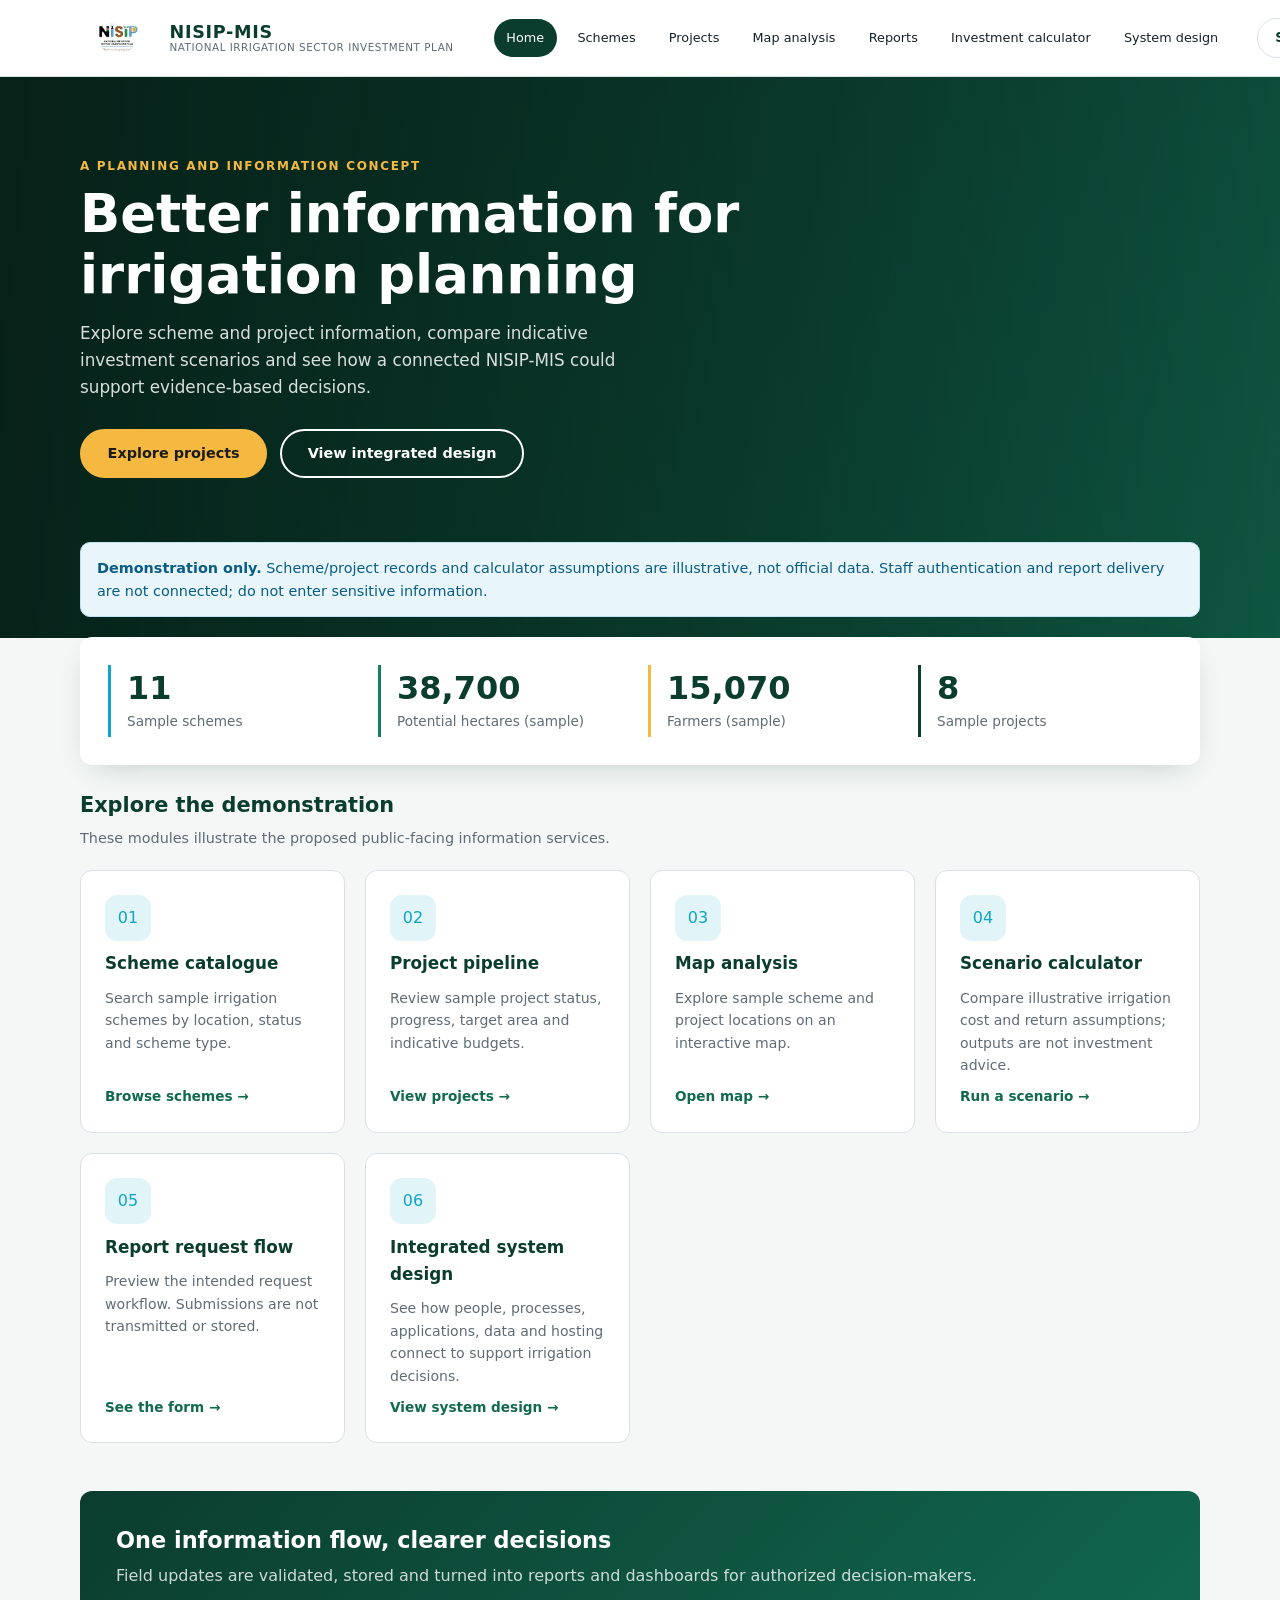
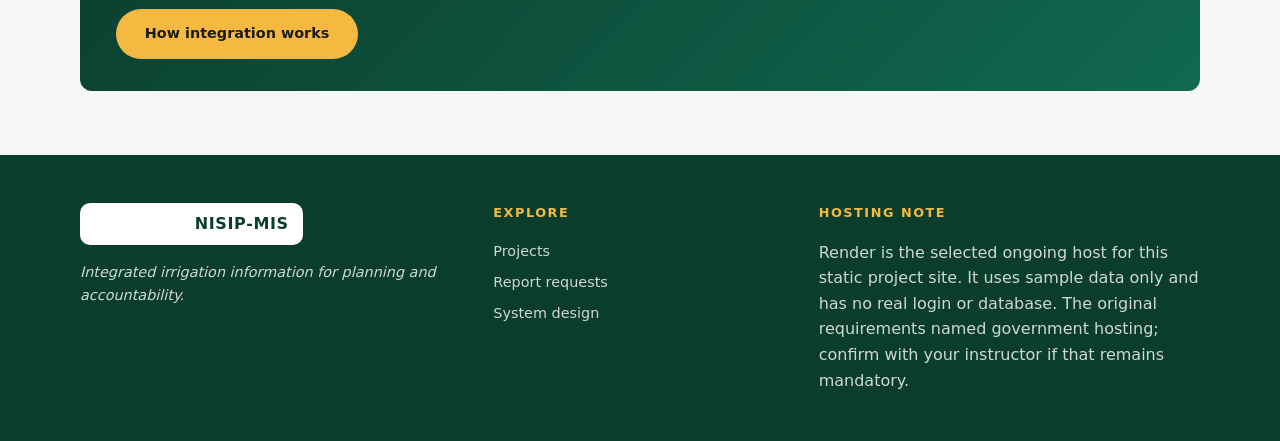
<file: index.html>
<!DOCTYPE html>
<html lang="en">
<head>
  <meta charset="utf-8">
  <meta name="viewport" content="width=device-width, initial-scale=1">
  <title>NISIP-MIS | Irrigation sector information</title>
  <meta name="description" content="Explore the NISIP-MIS demonstration: irrigation schemes, projects, map analysis, investment scenarios and system design.">
  <link rel="stylesheet" href="home.css?v=nisip-logo">
  <link rel="stylesheet" href="pages.css">
</head>
<body>
  <a class="skip-link" href="#main">Skip to main content</a>
  <header class="site-header">
    <div class="container header-inner">
      <a class="brand" href="index.html" aria-label="NISIP-MIS home">
        <img src="nisip-logo.jpeg" alt="" aria-hidden="true">
        <span class="brand-text"><strong>NISIP-MIS</strong><small>National Irrigation Sector Investment Plan</small></span>
      </a>
      <button class="menu-toggle" type="button" aria-expanded="false" aria-controls="nav-links">
        <span class="sr-only">Menu</span>
        <svg width="24" height="24" viewBox="0 0 24 24" fill="none" stroke="currentColor" stroke-width="2" aria-hidden="true"><path d="M4 7h16M4 12h16M4 17h16"/></svg>
      </button>
      <nav id="nav-links" class="nav" aria-label="Primary">
        <ul>
          <li><a href="index.html" aria-current="page">Home</a></li>
          <li><a href="scheme.html">Schemes</a></li>
          <li><a href="projects.html">Projects</a></li>
          <li><a href="map-analysis.html">Map analysis</a></li>
          <li><a href="reports.html">Reports</a></li>
          <li><a href="investment-calculator.html">Investment calculator</a></li>
        </ul>
        <a class="btn btn-light" href="signin.html">Staff sign in</a>
      </nav>
    </div>
  </header>

  <section class="hero hero--lg">
    <div class="container">
      <p class="eyebrow">A planning and information concept</p>
      <h1>Better information for irrigation planning</h1>
      <p class="lead">Explore scheme and project information, compare indicative investment scenarios and see how a connected NISIP-MIS could support evidence-based decisions.</p>
      <div class="hero-actions">
        <a class="hero-cta hero-cta--solid" href="projects.html">Explore projects</a>
        <a class="hero-cta" href="integrated-design.html">View integrated design</a>
      </div>
    </div>
  </section>

  <main id="main" class="container page">
    <div class="alert alert--info demo-notice" role="note">
      <strong>Demonstration only.</strong> Scheme/project records and calculator assumptions are illustrative, not official data. Staff authentication and report delivery are not connected; do not enter sensitive information.
    </div>
    <section class="panel" aria-label="Illustrative data summary">
      <div class="stats">
        <div class="stat"><strong id="st-schemes">–</strong><span>Sample schemes</span></div>
        <div class="stat"><strong id="st-area">–</strong><span>Potential hectares (sample)</span></div>
        <div class="stat"><strong id="st-farmers">–</strong><span>Farmers (sample)</span></div>
        <div class="stat"><strong id="st-projects">–</strong><span>Sample projects</span></div>
      </div>
    </section>

    <section class="section" aria-labelledby="explore">
      <h2 id="explore">Explore the demonstration</h2>
      <p class="section-sub">These modules illustrate the proposed public-facing information services.</p>
      <div class="grid">
        <a class="feature" href="scheme.html"><span class="icon" aria-hidden="true">01</span><h3>Scheme catalogue</h3><p>Search sample irrigation schemes by location, status and scheme type.</p><span class="more">Browse schemes →</span></a>
        <a class="feature" href="projects.html"><span class="icon" aria-hidden="true">02</span><h3>Project pipeline</h3><p>Review sample project status, progress, target area and indicative budgets.</p><span class="more">View projects →</span></a>
        <a class="feature" href="map-analysis.html"><span class="icon" aria-hidden="true">03</span><h3>Map analysis</h3><p>Explore sample scheme and project locations on an interactive map.</p><span class="more">Open map →</span></a>
        <a class="feature" href="investment-calculator.html"><span class="icon" aria-hidden="true">04</span><h3>Scenario calculator</h3><p>Compare illustrative irrigation cost and return assumptions; outputs are not investment advice.</p><span class="more">Run a scenario →</span></a>
        <a class="feature" href="reports.html"><span class="icon" aria-hidden="true">05</span><h3>Report request flow</h3><p>Preview the intended request workflow. Submissions are not transmitted or stored.</p><span class="more">See the form →</span></a>
        <a class="feature" href="integrated-design.html"><span class="icon" aria-hidden="true">06</span><h3>Integrated system design</h3><p>See how people, processes, applications, data and hosting connect to support irrigation decisions.</p><span class="more">View system design →</span></a>
      </div>
    </section>
    <section class="section">
      <div class="cta-band">
        <div><h2>One information flow, clearer decisions</h2><p>Field updates are validated, stored and turned into reports and dashboards for authorized decision-makers.</p></div>
        <a class="btn" href="integrated-design.html">How integration works</a>
      </div>
    </section>
  </main>
  <footer class="site-footer">
    <div class="container footer-grid">
      <div><div class="footer-brand"><strong>NISIP-MIS</strong></div><p class="tagline">Integrated irrigation information for planning and accountability.</p></div>
      <nav aria-label="Useful links"><h2>Explore</h2><ul><li><a href="projects.html">Projects</a></li><li><a href="reports.html">Report requests</a></li><li><a href="integrated-design.html">System design</a></li></ul></nav>
      <div><h2>Hosting note</h2><p>Render is the selected ongoing host for this static project site. It uses sample data only and has no real login or database. The original requirements named government hosting; confirm with your instructor if that remains mandatory.</p></div>
    </div>
  </footer>
  <script src="data.js"></script>
  <script src="script.js"></script>
  <script>
    const total = (records, field) => records.reduce((sum, record) => sum + record[field], 0);
    $('#st-schemes').textContent = SCHEMES.length;
    $('#st-area').textContent = fmtInt(total(SCHEMES, 'potentialHa'));
    $('#st-farmers').textContent = fmtInt(total(SCHEMES, 'farmers'));
    $('#st-projects').textContent = PROJECTS.length;
  </script>
</body>
</html>
</file>
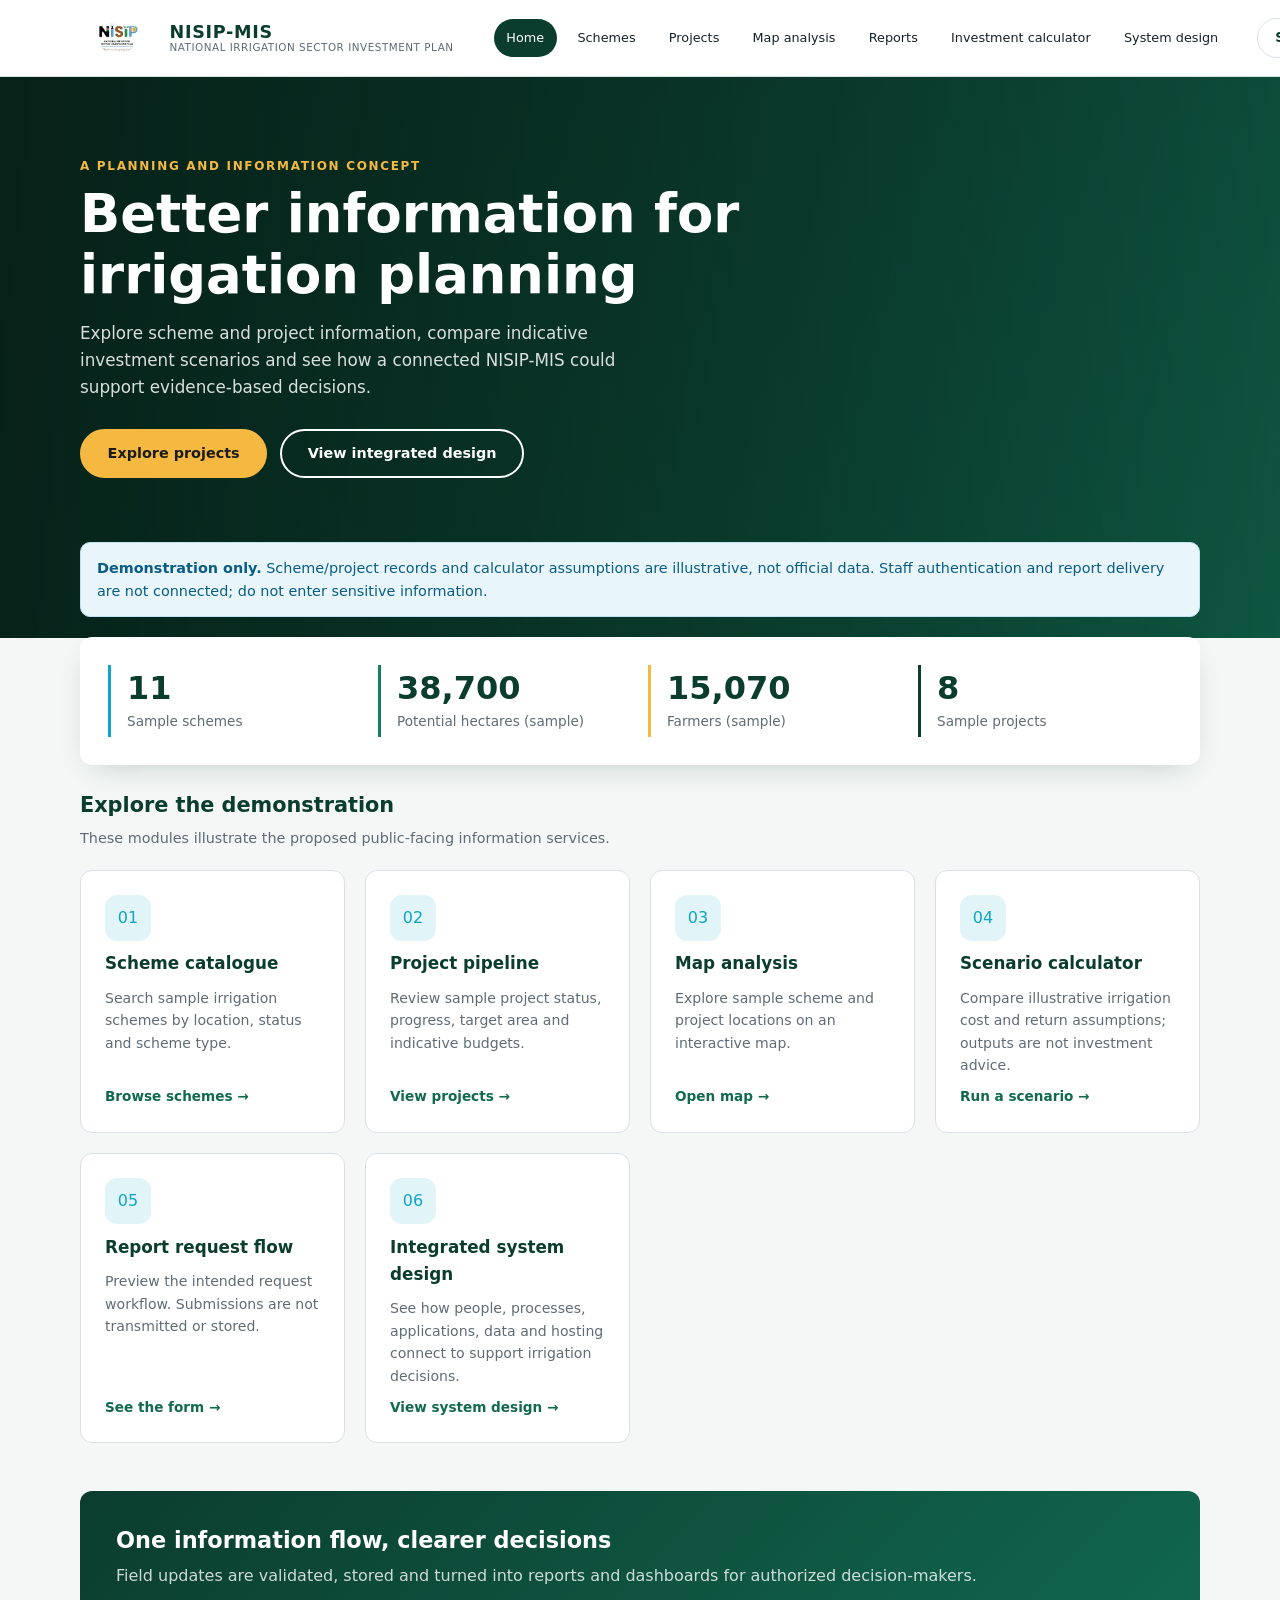
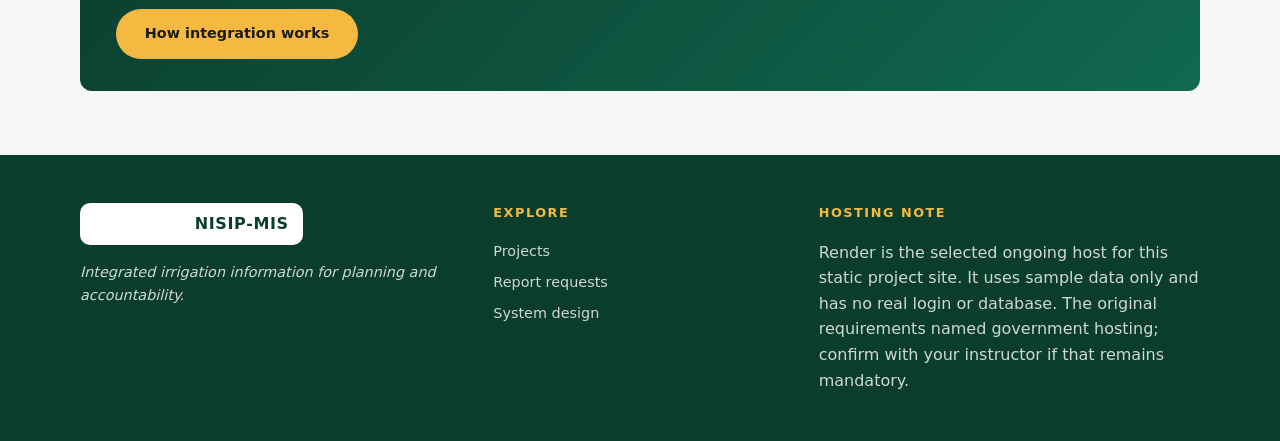
<file: home.html>
<!doctype html><html lang="en"><head><meta charset="utf-8"><meta name="viewport" content="width=device-width,initial-scale=1"><meta http-equiv="refresh" content="0;url=index.html#home"><title>NISIP | Home</title><link rel="canonical" href="index.html#home"></head><body><p><a href="index.html#home">Continue to NISIP Home</a></p><script>location.replace('index.html#home')</script></body></html>
</file>
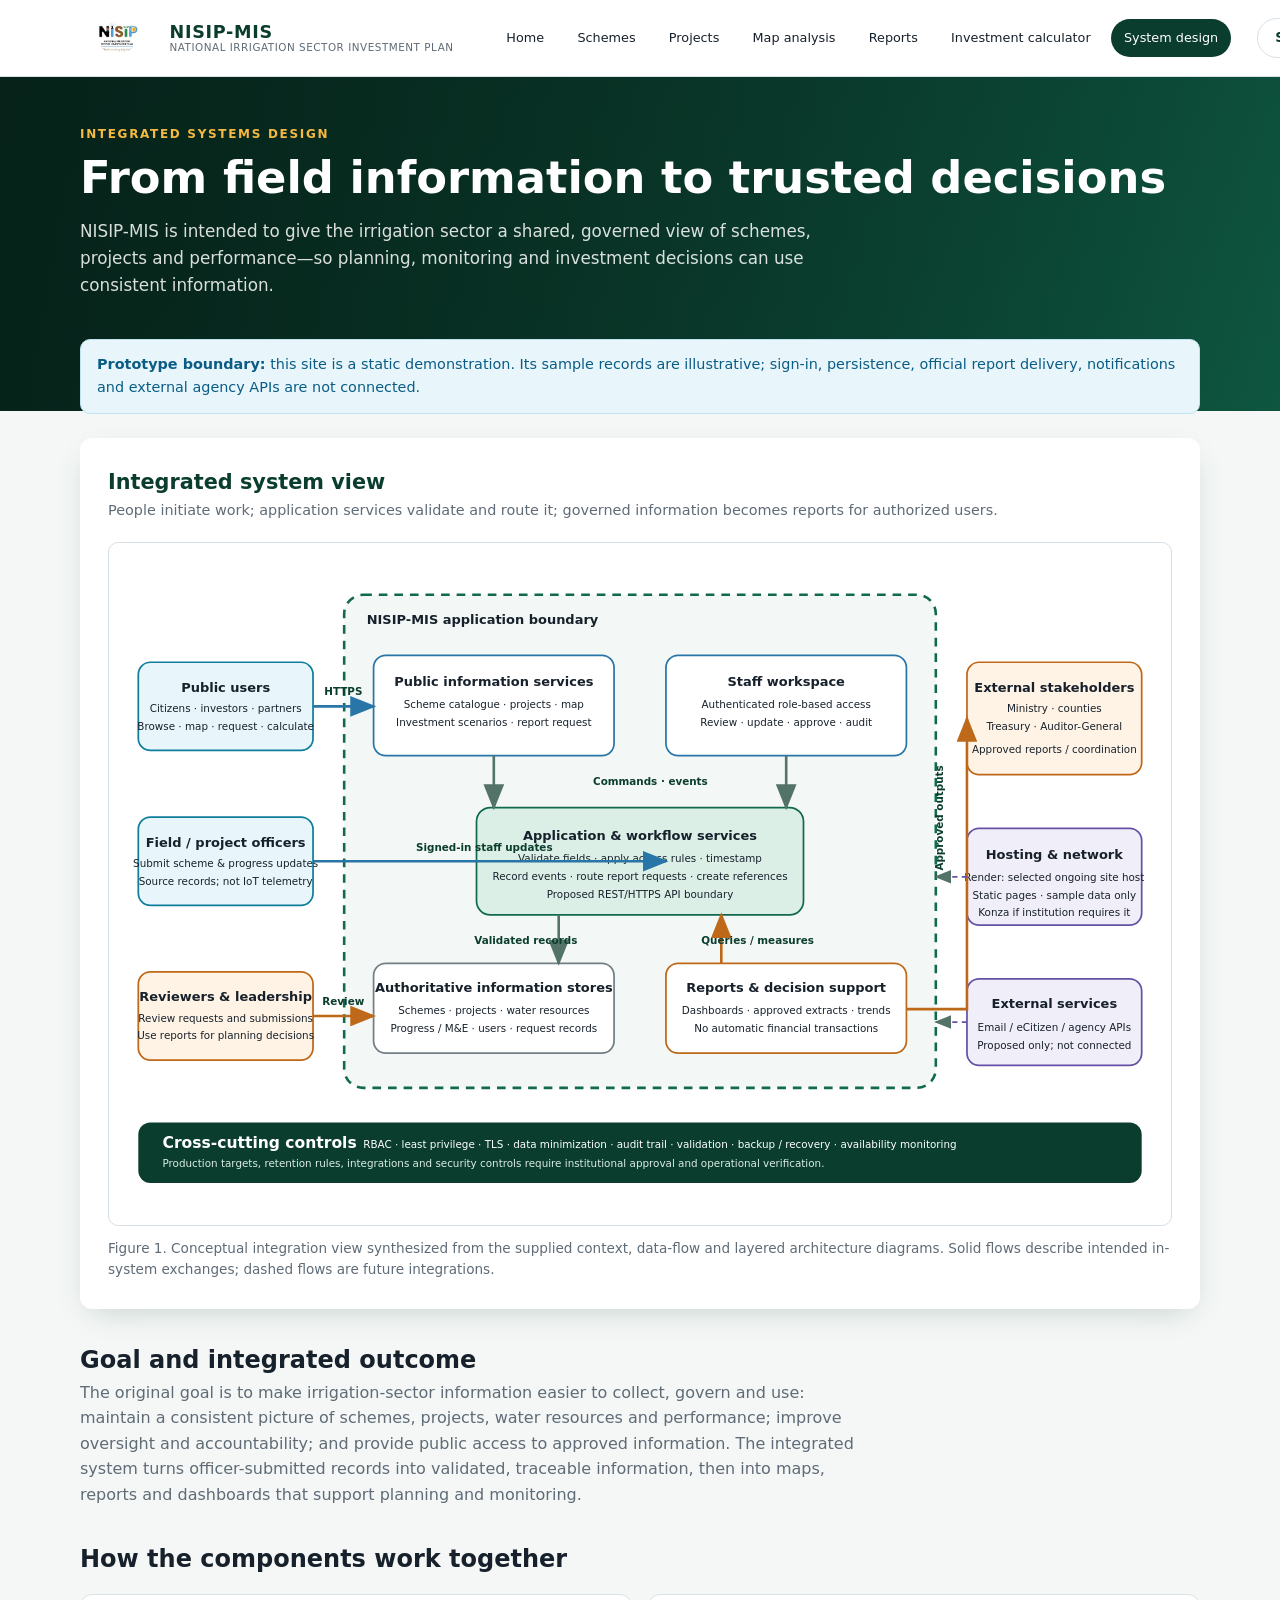
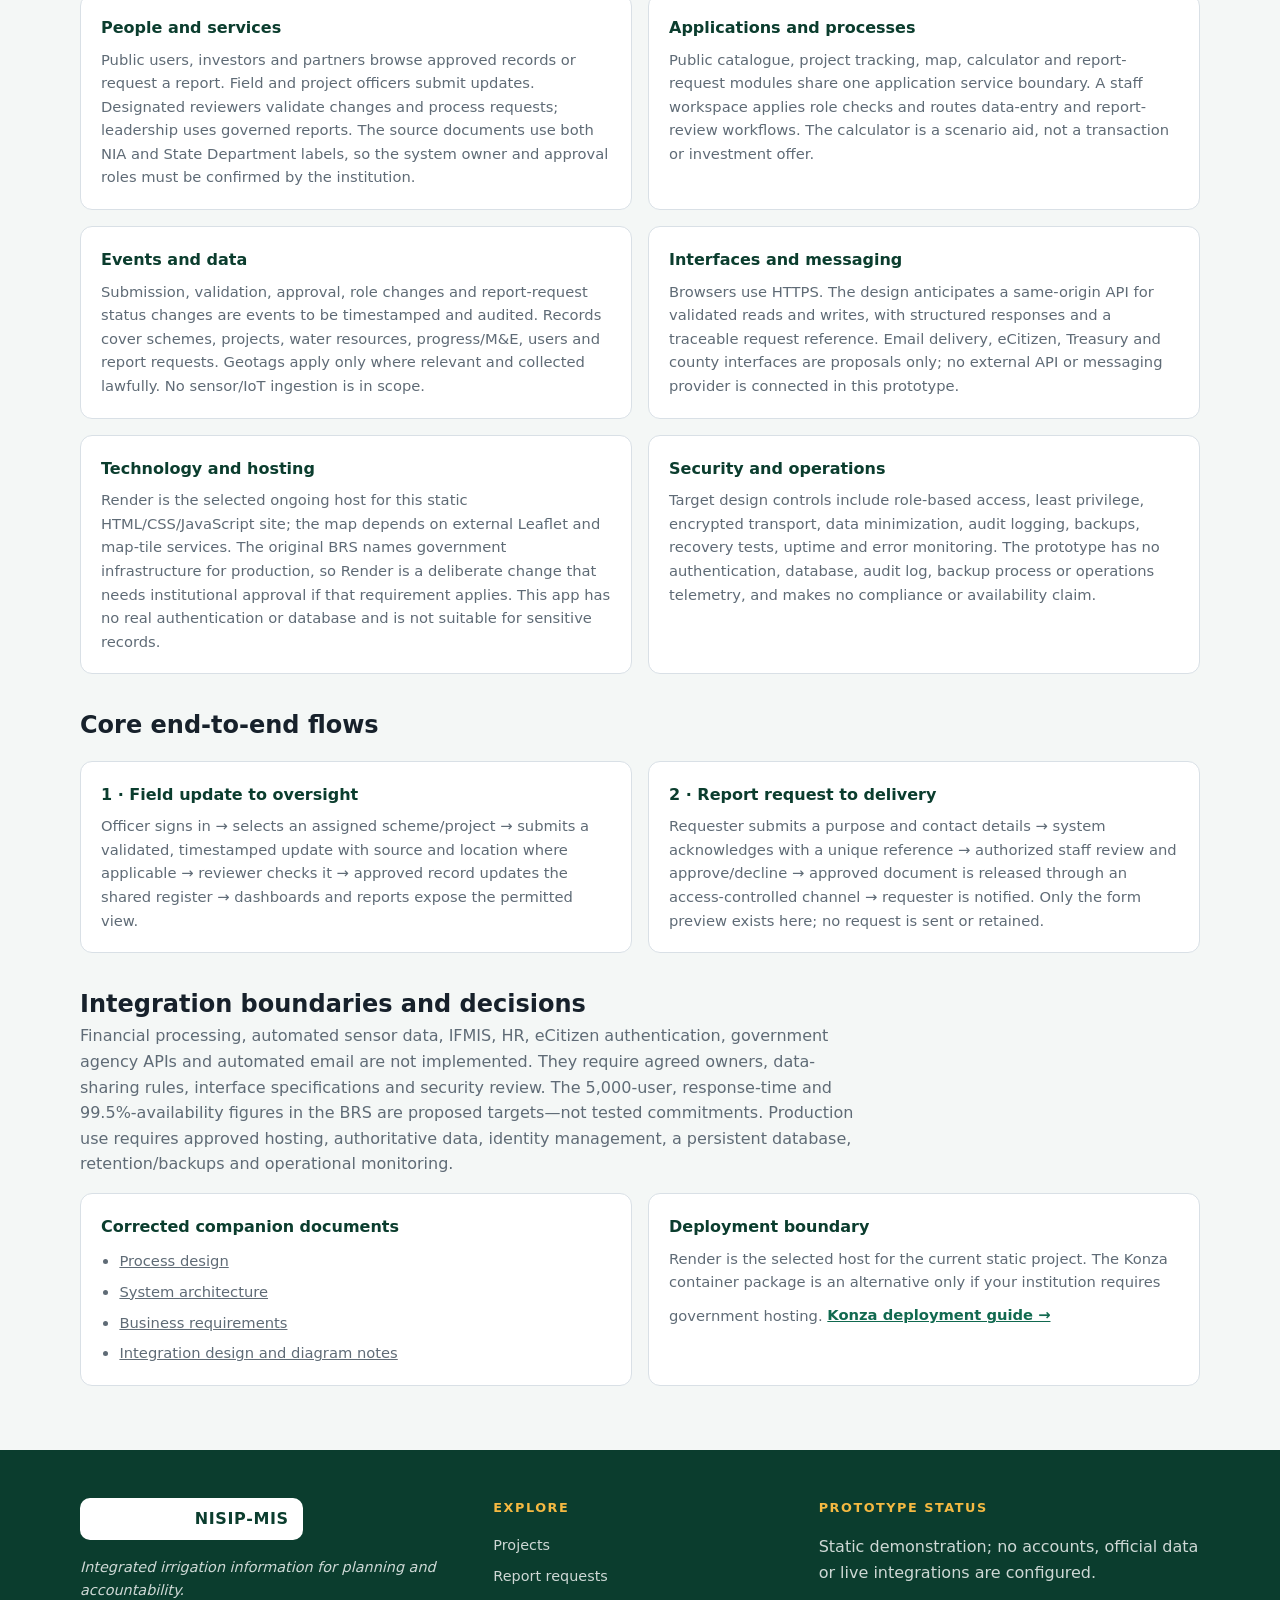
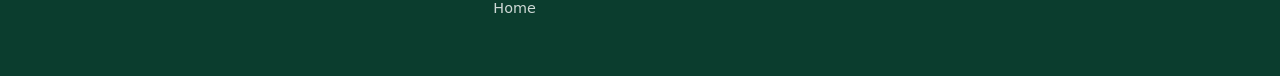
<file: integrated-design.html>
<!DOCTYPE html>
<html lang="en">
<head>
  <meta charset="utf-8">
  <meta name="viewport" content="width=device-width, initial-scale=1">
  <title>Integrated system design | NISIP-MIS</title>
  <meta name="description" content="Integrated systems design for the National Irrigation Sector Investment Plan Management Information System.">
  <link rel="stylesheet" href="home.css?v=nisip-logo">
  <link rel="stylesheet" href="pages.css">
</head>
<body>
  <a class="skip-link" href="#main">Skip to main content</a>
  <header class="site-header">
    <div class="container header-inner">
      <a class="brand" href="index.html" aria-label="NISIP-MIS home">
        <img src="nisip-logo.jpeg" alt="" aria-hidden="true">
        <span class="brand-text"><strong>NISIP-MIS</strong><small>National Irrigation Sector Investment Plan</small></span>
      </a>
      <button class="menu-toggle" type="button" aria-expanded="false" aria-controls="nav-links">
        <span class="sr-only">Menu</span>
        <svg width="24" height="24" viewBox="0 0 24 24" fill="none" stroke="currentColor" stroke-width="2" aria-hidden="true"><path d="M4 7h16M4 12h16M4 17h16"/></svg>
      </button>
      <nav id="nav-links" class="nav" aria-label="Primary">
        <ul>
          <li><a href="index.html">Home</a></li>
          <li><a href="scheme.html">Schemes</a></li>
          <li><a href="projects.html">Projects</a></li>
          <li><a href="map-analysis.html">Map analysis</a></li>
          <li><a href="reports.html">Reports</a></li>
          <li><a href="investment-calculator.html">Investment calculator</a></li>
          <li><a href="integrated-design.html" aria-current="page">System design</a></li>
        </ul>
        <a class="btn btn-light" href="signin.html">Staff sign in</a>
      </nav>
    </div>
  </header>

  <section class="hero hero--sm design-hero">
    <div class="container">
      <p class="eyebrow">Integrated systems design</p>
      <h1>From field information to trusted decisions</h1>
      <p class="lead design-intro">NISIP-MIS is intended to give the irrigation sector a shared, governed view of schemes, projects and performance—so planning, monitoring and investment decisions can use consistent information.</p>
    </div>
  </section>

  <main id="main" class="container page">
    <div class="alert design-callout" role="note">
      <strong>Prototype boundary:</strong> this site is a static demonstration. Its sample records are illustrative; sign-in, persistence, official report delivery, notifications and external agency APIs are not connected.
    </div>

    <section class="panel diagram-panel" aria-labelledby="diagram-title">
      <div class="panel-head">
        <div>
          <h2 id="diagram-title">Integrated system view</h2>
          <p>People initiate work; application services validate and route it; governed information becomes reports for authorized users.</p>
        </div>
      </div>
      <div class="diagram-scroll" role="region" aria-label="Scrollable integrated system diagram" tabindex="0">
        <svg class="integration-diagram" viewBox="0 0 1200 760" role="img" aria-labelledby="svg-title svg-desc" xmlns="http://www.w3.org/2000/svg">
          <title id="svg-title">NISIP-MIS integrated systems design</title>
          <desc id="svg-desc">Public users and field officers use web interfaces. Application services validate entries and enforce access rules before updating scheme, project, water-resource and performance records. Reporting and analytics provide approved information to leadership and external stakeholders. Security, audit, backup and monitoring apply across the system.</desc>
          <defs>
            <marker id="arrow" markerWidth="10" markerHeight="8" refX="9" refY="4" orient="auto"><path d="M0,0 L10,4 L0,8 Z" fill="#537268"/></marker>
            <marker id="arrow-blue" markerWidth="10" markerHeight="8" refX="9" refY="4" orient="auto"><path d="M0,0 L10,4 L0,8 Z" fill="#2875a8"/></marker>
            <marker id="arrow-orange" markerWidth="10" markerHeight="8" refX="9" refY="4" orient="auto"><path d="M0,0 L10,4 L0,8 Z" fill="#be6819"/></marker>
          </defs>
          <rect x="258" y="46" width="684" height="570" rx="22" fill="#f3f8f6" stroke="#11694f" stroke-width="3" stroke-dasharray="10 8"/>
          <text x="284" y="80" class="node-title" fill="#0b3d2e">NISIP-MIS application boundary</text>

          <rect x="20" y="124" width="202" height="102" rx="14" fill="#e8f6fb" stroke="#0e7e9b" stroke-width="2"/>
          <text x="121" y="158" text-anchor="middle" class="node-title">Public users</text>
          <text x="121" y="182" text-anchor="middle" class="node-copy">Citizens · investors · partners</text>
          <text x="121" y="202" text-anchor="middle" class="node-copy">Browse · map · request · calculate</text>

          <rect x="20" y="303" width="202" height="102" rx="14" fill="#e8f6fb" stroke="#0e7e9b" stroke-width="2"/>
          <text x="121" y="337" text-anchor="middle" class="node-title">Field / project officers</text>
          <text x="121" y="361" text-anchor="middle" class="node-copy">Submit scheme &amp; progress updates</text>
          <text x="121" y="381" text-anchor="middle" class="node-copy">Source records; not IoT telemetry</text>

          <rect x="20" y="482" width="202" height="102" rx="14" fill="#fff3e5" stroke="#be6819" stroke-width="2"/>
          <text x="121" y="516" text-anchor="middle" class="node-title">Reviewers &amp; leadership</text>
          <text x="121" y="540" text-anchor="middle" class="node-copy">Review requests and submissions</text>
          <text x="121" y="560" text-anchor="middle" class="node-copy">Use reports for planning decisions</text>

          <rect x="292" y="116" width="278" height="116" rx="14" fill="#fff" stroke="#2875a8" stroke-width="2"/>
          <text x="431" y="151" text-anchor="middle" class="node-title">Public information services</text>
          <text x="431" y="177" text-anchor="middle" class="node-copy">Scheme catalogue · projects · map</text>
          <text x="431" y="198" text-anchor="middle" class="node-copy">Investment scenarios · report request</text>

          <rect x="630" y="116" width="278" height="116" rx="14" fill="#fff" stroke="#2875a8" stroke-width="2"/>
          <text x="769" y="151" text-anchor="middle" class="node-title">Staff workspace</text>
          <text x="769" y="177" text-anchor="middle" class="node-copy">Authenticated role-based access</text>
          <text x="769" y="198" text-anchor="middle" class="node-copy">Review · update · approve · audit</text>

          <rect x="411" y="292" width="378" height="124" rx="16" fill="#dcefe7" stroke="#11694f" stroke-width="2"/>
          <text x="600" y="329" text-anchor="middle" class="node-title">Application &amp; workflow services</text>
          <text x="600" y="355" text-anchor="middle" class="node-copy">Validate fields · apply access rules · timestamp</text>
          <text x="600" y="376" text-anchor="middle" class="node-copy">Record events · route report requests · create references</text>
          <text x="600" y="397" text-anchor="middle" class="node-copy">Proposed REST/HTTPS API boundary</text>

          <rect x="292" y="472" width="278" height="104" rx="14" fill="#fff" stroke="#737f85" stroke-width="2"/>
          <text x="431" y="505" text-anchor="middle" class="node-title">Authoritative information stores</text>
          <text x="431" y="531" text-anchor="middle" class="node-copy">Schemes · projects · water resources</text>
          <text x="431" y="552" text-anchor="middle" class="node-copy">Progress / M&amp;E · users · request records</text>

          <rect x="630" y="472" width="278" height="104" rx="14" fill="#fff" stroke="#be6819" stroke-width="2"/>
          <text x="769" y="505" text-anchor="middle" class="node-title">Reports &amp; decision support</text>
          <text x="769" y="531" text-anchor="middle" class="node-copy">Dashboards · approved extracts · trends</text>
          <text x="769" y="552" text-anchor="middle" class="node-copy">No automatic financial transactions</text>

          <rect x="978" y="124" width="202" height="130" rx="14" fill="#fff3e5" stroke="#be6819" stroke-width="2"/>
          <text x="1079" y="158" text-anchor="middle" class="node-title">External stakeholders</text>
          <text x="1079" y="182" text-anchor="middle" class="node-copy">Ministry · counties</text>
          <text x="1079" y="202" text-anchor="middle" class="node-copy">Treasury · Auditor-General</text>
          <text x="1079" y="229" text-anchor="middle" class="node-copy">Approved reports / coordination</text>

          <rect x="978" y="316" width="202" height="112" rx="14" fill="#f0eef9" stroke="#6551a5" stroke-width="2"/>
          <text x="1079" y="351" text-anchor="middle" class="node-title">Hosting &amp; network</text>
          <text x="1079" y="377" text-anchor="middle" class="node-copy">Render: selected ongoing site host</text>
          <text x="1079" y="398" text-anchor="middle" class="node-copy">Static pages · sample data only</text>
          <text x="1079" y="417" text-anchor="middle" class="node-copy">Konza if institution requires it</text>

          <rect x="978" y="490" width="202" height="100" rx="14" fill="#f0eef9" stroke="#6551a5" stroke-width="2"/>
          <text x="1079" y="524" text-anchor="middle" class="node-title">External services</text>
          <text x="1079" y="550" text-anchor="middle" class="node-copy">Email / eCitizen / agency APIs</text>
          <text x="1079" y="571" text-anchor="middle" class="node-copy">Proposed only; not connected</text>

          <path d="M222 175 H292" fill="none" stroke="#2875a8" stroke-width="3" marker-end="url(#arrow-blue)"/>
          <text x="257" y="162" text-anchor="middle" class="flow-label">HTTPS</text>
          <path d="M222 354 H630" fill="none" stroke="#2875a8" stroke-width="3" marker-end="url(#arrow-blue)"/>
          <text x="420" y="342" text-anchor="middle" class="flow-label">Signed-in staff updates</text>
          <path d="M431 232 V292" fill="none" stroke="#537268" stroke-width="3" marker-end="url(#arrow)"/>
          <path d="M769 232 V292" fill="none" stroke="#537268" stroke-width="3" marker-end="url(#arrow)"/>
          <text x="612" y="266" text-anchor="middle" class="flow-label">Commands · events</text>
          <path d="M506 416 V472" fill="none" stroke="#537268" stroke-width="3" marker-end="url(#arrow)"/>
          <text x="468" y="450" text-anchor="middle" class="flow-label">Validated records</text>
          <path d="M694 472 V416" fill="none" stroke="#be6819" stroke-width="3" marker-end="url(#arrow-orange)"/>
          <text x="736" y="450" text-anchor="middle" class="flow-label">Queries / measures</text>
          <path d="M908 525 H978 V189" fill="none" stroke="#be6819" stroke-width="3" marker-end="url(#arrow-orange)"/>
          <text x="950" y="304" text-anchor="middle" class="flow-label" transform="rotate(-90 950 304)">Approved outputs</text>
          <path d="M222 533 H292" fill="none" stroke="#be6819" stroke-width="3" marker-end="url(#arrow-orange)"/>
          <text x="257" y="520" text-anchor="middle" class="flow-label">Review</text>
          <path d="M978 372 H942" fill="none" stroke="#6551a5" stroke-width="2" stroke-dasharray="6 5" marker-end="url(#arrow)"/>
          <path d="M978 540 H942" fill="none" stroke="#6551a5" stroke-width="2" stroke-dasharray="6 5" marker-end="url(#arrow)"/>

          <rect x="20" y="656" width="1160" height="70" rx="14" fill="#0b3d2e"/>
          <text x="48" y="685" class="layer-title">Cross-cutting controls</text>
          <text x="280" y="685" class="control-copy">RBAC · least privilege · TLS · data minimization · audit trail · validation · backup / recovery · availability monitoring</text>
          <text x="48" y="708" class="control-note">Production targets, retention rules, integrations and security controls require institutional approval and operational verification.</text>
        </svg>
      </div>
      <p class="diagram-caption">Figure 1. Conceptual integration view synthesized from the supplied context, data-flow and layered architecture diagrams. Solid flows describe intended in-system exchanges; dashed flows are future integrations.</p>
    </section>

    <section class="design-section" aria-labelledby="purpose-title">
      <h2 id="purpose-title">Goal and integrated outcome</h2>
      <p>The original goal is to make irrigation-sector information easier to collect, govern and use: maintain a consistent picture of schemes, projects, water resources and performance; improve oversight and accountability; and provide public access to approved information. The integrated system turns officer-submitted records into validated, traceable information, then into maps, reports and dashboards that support planning and monitoring.</p>
    </section>

    <section class="design-section" aria-labelledby="components-title">
      <h2 id="components-title">How the components work together</h2>
      <div class="design-grid">
        <article class="design-card"><h3>People and services</h3><p>Public users, investors and partners browse approved records or request a report. Field and project officers submit updates. Designated reviewers validate changes and process requests; leadership uses governed reports. The source documents use both NIA and State Department labels, so the system owner and approval roles must be confirmed by the institution.</p></article>
        <article class="design-card"><h3>Applications and processes</h3><p>Public catalogue, project tracking, map, calculator and report-request modules share one application service boundary. A staff workspace applies role checks and routes data-entry and report-review workflows. The calculator is a scenario aid, not a transaction or investment offer.</p></article>
        <article class="design-card"><h3>Events and data</h3><p>Submission, validation, approval, role changes and report-request status changes are events to be timestamped and audited. Records cover schemes, projects, water resources, progress/M&amp;E, users and report requests. Geotags apply only where relevant and collected lawfully. No sensor/IoT ingestion is in scope.</p></article>
        <article class="design-card"><h3>Interfaces and messaging</h3><p>Browsers use HTTPS. The design anticipates a same-origin API for validated reads and writes, with structured responses and a traceable request reference. Email delivery, eCitizen, Treasury and county interfaces are proposals only; no external API or messaging provider is connected in this prototype.</p></article>
        <article class="design-card"><h3>Technology and hosting</h3><p>Render is the selected ongoing host for this static HTML/CSS/JavaScript site; the map depends on external Leaflet and map-tile services. The original BRS names government infrastructure for production, so Render is a deliberate change that needs institutional approval if that requirement applies. This app has no real authentication or database and is not suitable for sensitive records.</p></article>
        <article class="design-card"><h3>Security and operations</h3><p>Target design controls include role-based access, least privilege, encrypted transport, data minimization, audit logging, backups, recovery tests, uptime and error monitoring. The prototype has no authentication, database, audit log, backup process or operations telemetry, and makes no compliance or availability claim.</p></article>
      </div>
    </section>

    <section class="design-section" aria-labelledby="workflow-title">
      <h2 id="workflow-title">Core end-to-end flows</h2>
      <div class="design-grid">
        <article class="design-card"><h3>1 · Field update to oversight</h3><p>Officer signs in → selects an assigned scheme/project → submits a validated, timestamped update with source and location where applicable → reviewer checks it → approved record updates the shared register → dashboards and reports expose the permitted view.</p></article>
        <article class="design-card"><h3>2 · Report request to delivery</h3><p>Requester submits a purpose and contact details → system acknowledges with a unique reference → authorized staff review and approve/decline → approved document is released through an access-controlled channel → requester is notified. Only the form preview exists here; no request is sent or retained.</p></article>
      </div>
    </section>

    <section class="design-section" aria-labelledby="limits-title">
      <h2 id="limits-title">Integration boundaries and decisions</h2>
      <p>Financial processing, automated sensor data, IFMIS, HR, eCitizen authentication, government agency APIs and automated email are not implemented. They require agreed owners, data-sharing rules, interface specifications and security review. The 5,000-user, response-time and 99.5%-availability figures in the BRS are proposed targets—not tested commitments. Production use requires approved hosting, authoritative data, identity management, a persistent database, retention/backups and operational monitoring.</p>
      <div class="design-grid">
        <article class="design-card"><h3>Corrected companion documents</h3><ul><li><a href="docs/PROCESS-DESIGN.md">Process design</a></li><li><a href="docs/SYSTEM-ARCHITECTURE.md">System architecture</a></li><li><a href="docs/BUSINESS-REQUIREMENTS.md">Business requirements</a></li><li><a href="docs/INTEGRATION-DESIGN.md">Integration design and diagram notes</a></li></ul></article>
        <article class="design-card"><h3>Deployment boundary</h3><p>Render is the selected host for the current static project. The Konza container package is an alternative only if your institution requires government hosting. <a class="design-link" href="docs/KONZA-DEPLOYMENT.md">Konza deployment guide →</a></p></article>
      </div>
    </section>
  </main>
  <footer class="site-footer">
    <div class="container footer-grid">
      <div><div class="footer-brand"><strong>NISIP-MIS</strong></div><p class="tagline">Integrated irrigation information for planning and accountability.</p></div>
      <nav aria-label="Useful links"><h2>Explore</h2><ul><li><a href="projects.html">Projects</a></li><li><a href="reports.html">Report requests</a></li><li><a href="index.html">Home</a></li></ul></nav>
      <div><h2>Prototype status</h2><p>Static demonstration; no accounts, official data or live integrations are configured.</p></div>
    </div>
  </footer>
  <script src="script.js"></script>
</body>
</html>
</file>
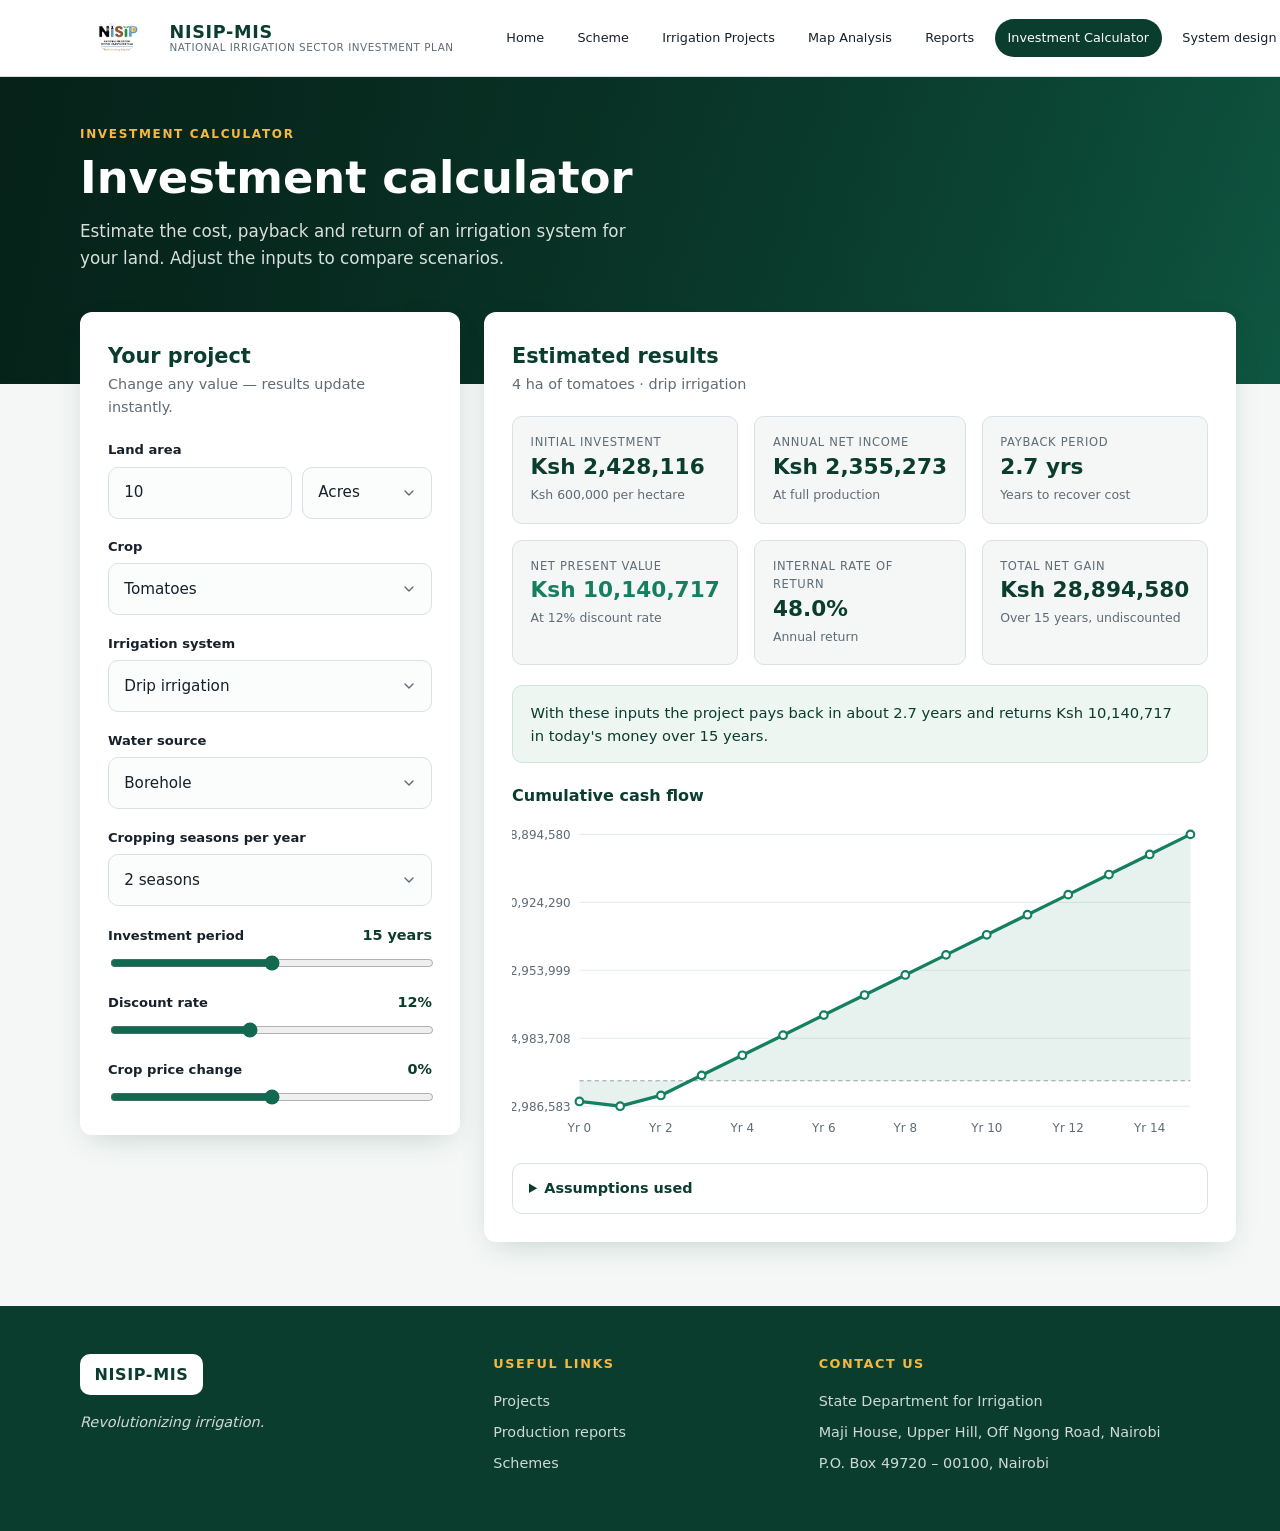
<file: investment-calculator.html>
<!DOCTYPE html>
<html lang="en">
<head>
  <meta charset="utf-8">
  <meta name="viewport" content="width=device-width, initial-scale=1">
  <title>Investment Calculator | NISIP</title>
  <meta name="description" content="Estimate cost, payback and returns for an irrigation system.">
  <link rel="stylesheet" href="home.css?v=nisip-logo">
  <link rel="stylesheet" href="pages.css">
</head>
<body>
  <a class="skip-link" href="#main">Skip to main content</a>

  <header class="site-header">
    <div class="container header-inner">
      <a class="brand" href="index.html" aria-label="NISIP home">
        <img src="nisip-logo.jpeg" alt="" aria-hidden="true">
        <span class="brand-text">
          <strong>NISIP</strong>
          <small>National Irrigation Sector Investment Plan</small>
        </span>
      </a>

      <button class="menu-toggle" type="button" aria-expanded="false" aria-controls="nav-links">
        <span class="sr-only">Menu</span>
        <svg width="24" height="24" viewBox="0 0 24 24" fill="none" stroke="currentColor" stroke-width="2" stroke-linecap="round" aria-hidden="true"><path d="M4 7h16M4 12h16M4 17h16"/></svg>
      </button>

      <nav id="nav-links" class="nav" aria-label="Primary">
        <ul>
          <li><a href="index.html">Home</a></li>
          <li><a href="scheme.html">Scheme</a></li>
          <li><a href="projects.html">Irrigation Projects</a></li>
          <li><a href="map-analysis.html">Map Analysis</a></li>
          <li><a href="reports.html">Reports</a></li>
          <li><a href="investment-calculator.html" aria-current="page">Investment Calculator</a></li>
        </ul>
        <a class="btn btn-light" href="signin.html">Sign In</a>
      </nav>
    </div>
  </header>

  <section class="hero hero--sm">
    <div class="container">
      <p class="eyebrow">Investment calculator</p>
      <h1>Investment calculator</h1>
      <p class="lead">Estimate the cost, payback and return of an irrigation system for your land. Adjust the inputs to compare scenarios.</p>

    </div>
  </section>

  <main id="main" class="container page">
    <div class="calc-layout">
      <section class="panel" aria-labelledby="inputs-title">
        <div class="panel-head"><div><h2 id="inputs-title">Your project</h2><p>Change any value — results update instantly.</p></div></div>
        <form class="calc-form" id="calc" onsubmit="return false">
          <div class="field">
            <label for="area">Land area</label>
            <div class="row2">
              <input id="area" type="number" min="0.1" step="0.1" value="10" inputmode="decimal">
              <select id="unit" aria-label="Area unit"><option value="acres">Acres</option><option value="ha">Hectares</option></select>
            </div>
          </div>
          <div class="field"><label for="crop">Crop</label><select id="crop"></select></div>
          <div class="field"><label for="system">Irrigation system</label><select id="system"></select></div>
          <div class="field"><label for="source">Water source</label><select id="source"></select></div>
          <div class="field">
            <label for="seasons">Cropping seasons per year</label>
            <select id="seasons"><option value="1">1 season</option><option value="2" selected>2 seasons</option><option value="3">3 seasons</option></select>
          </div>
          <div class="field">
            <div class="range-line"><label for="years">Investment period</label><output id="years-out" for="years">15 years</output></div>
            <input id="years" type="range" min="5" max="25" step="1" value="15">
          </div>
          <div class="field">
            <div class="range-line"><label for="rate">Discount rate</label><output id="rate-out" for="rate">12%</output></div>
            <input id="rate" type="range" min="6" max="20" step="1" value="12">
          </div>
          <div class="field">
            <div class="range-line"><label for="priceAdj">Crop price change</label><output id="price-out" for="priceAdj">0%</output></div>
            <input id="priceAdj" type="range" min="-30" max="30" step="5" value="0">
          </div>
        </form>
      </section>

      <section class="panel" aria-labelledby="results-title">
        <div class="panel-head"><div><h2 id="results-title">Estimated results</h2><p id="summary-line"></p></div></div>

        <div class="kpis">
          <div class="kpi"><span>Initial investment</span><strong id="k-capex">–</strong><small id="k-capex-sub"></small></div>
          <div class="kpi"><span>Annual net income</span><strong id="k-net">–</strong><small>At full production</small></div>
          <div class="kpi"><span>Payback period</span><strong id="k-payback">–</strong><small>Years to recover cost</small></div>
          <div class="kpi" id="kpi-npv"><span>Net present value</span><strong id="k-npv">–</strong><small id="k-npv-sub"></small></div>
          <div class="kpi"><span>Internal rate of return</span><strong id="k-irr">–</strong><small>Annual return</small></div>
          <div class="kpi"><span>Total net gain</span><strong id="k-total">–</strong><small id="k-total-sub"></small></div>
        </div>

        <p class="verdict" id="verdict" role="status" aria-live="polite"></p>

        <h3 style="font-size:1rem;color:var(--green-900);margin-bottom:.5rem">Cumulative cash flow</h3>
        <svg id="chart" class="chart" viewBox="0 0 640 300" role="img" aria-label="Cumulative cash flow over the investment period"></svg>

        <details>
          <summary>Assumptions used</summary>
          <div class="table-wrap" style="border:0">
            <table>
              <thead><tr><th scope="col">Item</th><th scope="col" class="num">Value</th></tr></thead>
              <tbody id="assumptions"></tbody>
            </table>
          </div>
        </details>
      </section>
    </div>
  </main>

  <footer class="site-footer">
    <div class="container footer-grid">
      <div>
        <div class="footer-brand">
        </div>
        <p class="tagline">Revolutionizing irrigation.</p>
      </div>

      <nav aria-label="Useful links">
        <h2>Useful Links</h2>
        <ul>
          <li><a href="projects.html">Projects</a></li>
          <li><a href="reports.html">Production reports</a></li>
          <li><a href="scheme.html">Schemes</a></li>
        </ul>
      </nav>

      <address>
        <h2>Contact Us</h2>
        <p>State Department for Irrigation</p>
        <p>Maji House, Upper Hill, Off Ngong Road, Nairobi</p>
        <p>P.O. Box 49720 – 00100, Nairobi</p>
      </address>
    </div>
  </footer>

  <script src="script.js"></script>
  <script src="calculator.js"></script>
  <script>
    const fill = (id, obj) => { $(id).innerHTML = Object.entries(obj).map(([k, v]) => `<option value="${k}">${esc(v.label)}</option>`).join(''); };
    fill('#crop', CROPS); fill('#system', SYSTEMS); fill('#source', SOURCES);
    $('#crop').value = 'tomatoes'; $('#system').value = 'drip'; $('#source').value = 'borehole';

    function read() {
      return {
        area: Math.max(parseFloat($('#area').value) || 0, 0),
        unit: $('#unit').value, crop: $('#crop').value, system: $('#system').value, source: $('#source').value,
        seasons: parseInt($('#seasons').value, 10), years: parseInt($('#years').value, 10),
        rate: parseFloat($('#rate').value), priceAdj: parseFloat($('#priceAdj').value)
      };
    }

    function drawChart(cum) {
      const W = 640, H = 300, m = { l: 62, r: 16, t: 16, b: 34 };
      const min = Math.min(0, ...cum), max = Math.max(0, ...cum);
      const span = (max - min) || 1;
      const x = i => m.l + (i / (cum.length - 1)) * (W - m.l - m.r);
      const y = v => m.t + (1 - (v - min) / span) * (H - m.t - m.b);

      let g = '';
      for (let k = 0; k <= 4; k++) {
        const v = min + (span * k) / 4, yy = y(v);
        g += `<line class="grid-line" x1="${m.l}" x2="${W - m.r}" y1="${yy}" y2="${yy}"/><text x="${m.l - 8}" y="${yy + 4}" text-anchor="end">${fmtKES(v).replace('KES ', '')}</text>`;
      }
      const step = cum.length > 16 ? 5 : cum.length > 10 ? 2 : 1;
      for (let i = 0; i < cum.length; i += step) g += `<text x="${x(i)}" y="${H - 10}" text-anchor="middle">Yr ${i}</text>`;

      const pts = cum.map((v, i) => `${x(i).toFixed(1)},${y(v).toFixed(1)}`).join(' ');
      const area = `${x(0)},${y(0)} ${pts} ${x(cum.length - 1)},${y(0)}`;
      g += `<line class="zero" x1="${m.l}" x2="${W - m.r}" y1="${y(0)}" y2="${y(0)}"/>`;
      g += `<polygon class="area" points="${area}"/><polyline class="line" points="${pts}"/>`;
      if (cum.length <= 16) g += cum.map((v, i) => `<circle class="pt" r="3.5" cx="${x(i)}" cy="${y(v)}"/>`).join('');
      $('#chart').innerHTML = g;
    }

    function update() {
      const inp = read();
      $('#years-out').textContent = `${inp.years} years`;
      $('#rate-out').textContent = `${inp.rate}%`;
      $('#price-out').textContent = `${inp.priceAdj > 0 ? '+' : ''}${inp.priceAdj}%`;

      const r = computeInvestment(inp);
      const crop = CROPS[inp.crop], sys = SYSTEMS[inp.system], src = SOURCES[inp.source];
      if (!(r.ha > 0)) {
        ['#k-capex', '#k-net', '#k-payback', '#k-npv', '#k-irr', '#k-total'].forEach(s => $(s).textContent = '–');
        ['#k-capex-sub', '#k-npv-sub', '#k-total-sub', '#summary-line'].forEach(s => $(s).textContent = '');
        $('#kpi-npv').classList.remove('kpi--good', 'kpi--bad');
        $('#verdict').classList.add('is-bad');
        $('#verdict').textContent = 'Enter a land area greater than zero to see results.';
        $('#chart').innerHTML = '';
        return;
      }
      const last = r.cumulative[r.cumulative.length - 1];

      $('#summary-line').textContent = `${(Math.round(r.ha * 10) / 10).toLocaleString('en-KE')} ha of ${crop.label.toLowerCase()} · ${sys.label.toLowerCase()}`;
      $('#k-capex').textContent = fmtKES(r.capex);
      $('#k-capex-sub').textContent = `${fmtKES(r.capex / (r.ha || 1))} per hectare`;
      $('#k-net').textContent = fmtKES(r.steadyNet);
      $('#k-payback').textContent = r.payback === null ? `> ${inp.years} yrs` : `${r.payback.toFixed(1)} yrs`;
      $('#k-npv').textContent = fmtKES(r.npv);
      $('#k-npv-sub').textContent = `At ${inp.rate}% discount rate`;
      $('#k-irr').textContent = r.irr === null ? 'n/a' : `${(r.irr * 100).toFixed(1)}%`;
      $('#k-total').textContent = fmtKES(last);
      $('#k-total-sub').textContent = `Over ${inp.years} years, undiscounted`;
      $('#kpi-npv').classList.toggle('kpi--good', r.npv > 0);
      $('#kpi-npv').classList.toggle('kpi--bad', r.npv < 0);

      const verdict = $('#verdict');
      const bad = r.npv <= 0 || r.payback === null;
      verdict.classList.toggle('is-bad', bad);
      verdict.textContent = bad
        ? `With these inputs the project does not recover its cost at a ${inp.rate}% discount rate over ${inp.years} years. Try a higher-value crop, a cheaper system, more seasons or a longer period.`
        : `With these inputs the project pays back in about ${r.payback.toFixed(1)} years and returns ${fmtKES(r.npv)} in today's money over ${inp.years} years.`;

      drawChart(r.cumulative);

      $('#assumptions').innerHTML = [
        ['Crop yield', `${crop.yield} t/ha per season (+${Math.round(sys.boost * 100)}% from ${sys.label.toLowerCase()})`],
        ['Crop price', `KES ${fmtInt(crop.price * (1 + inp.priceAdj / 100))} per tonne`],
        ['Production cost', `KES ${fmtInt(crop.cost)} per ha per season`],
        ['System cost', `KES ${fmtInt(sys.capex)} per ha`],
        ['Water source cost', `KES ${fmtInt(src.capex)} per ha (${src.label.toLowerCase()})`],
        ['System O&M', `${Math.round(OM_RATE * 100)}% of initial investment per year`],
        ['Ramp-up', `${Math.round(RAMP[0] * 100)}% of full output in year 1, ${Math.round(RAMP[1] * 100)}% in year 2`]
      ].map(([k, v]) => `<tr><td>${k}</td><td class="num">${v}</td></tr>`).join('');
    }

    $('#calc').addEventListener('input', update);
    update();
  </script>
</body>
</html>
</file>
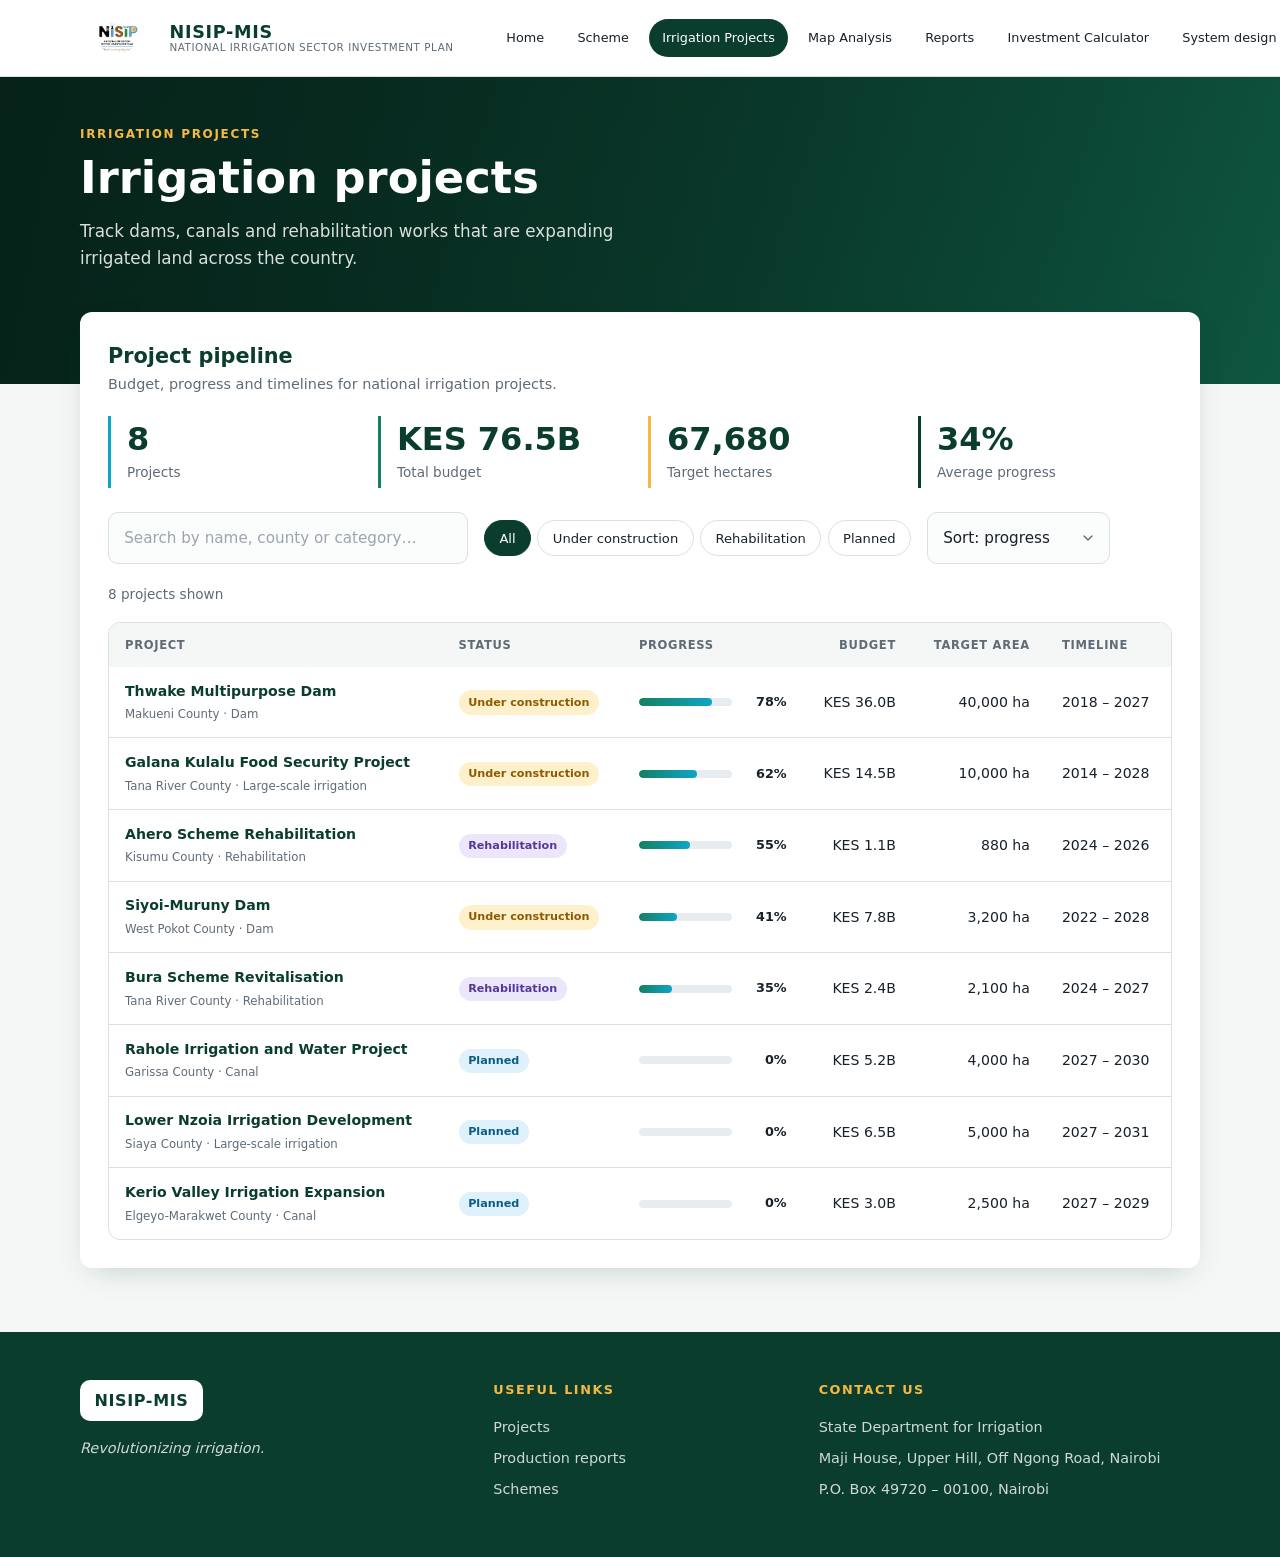
<file: projects.html>
<!DOCTYPE html>
<html lang="en">
<head>
  <meta charset="utf-8">
  <meta name="viewport" content="width=device-width, initial-scale=1">
  <title>Irrigation Projects | NISIP</title>
  <meta name="description" content="Track national irrigation projects: budgets, progress and timelines.">
  <link rel="stylesheet" href="home.css?v=nisip-logo">
  <link rel="stylesheet" href="pages.css">
</head>
<body>
  <a class="skip-link" href="#main">Skip to main content</a>

  <header class="site-header">
    <div class="container header-inner">
      <a class="brand" href="index.html" aria-label="NISIP home">
        <img src="nisip-logo.jpeg" alt="" aria-hidden="true">
        <span class="brand-text">
          <strong>NISIP</strong>
          <small>National Irrigation Sector Investment Plan</small>
        </span>
      </a>

      <button class="menu-toggle" type="button" aria-expanded="false" aria-controls="nav-links">
        <span class="sr-only">Menu</span>
        <svg width="24" height="24" viewBox="0 0 24 24" fill="none" stroke="currentColor" stroke-width="2" stroke-linecap="round" aria-hidden="true"><path d="M4 7h16M4 12h16M4 17h16"/></svg>
      </button>

      <nav id="nav-links" class="nav" aria-label="Primary">
        <ul>
          <li><a href="index.html">Home</a></li>
          <li><a href="scheme.html">Scheme</a></li>
          <li><a href="projects.html" aria-current="page">Irrigation Projects</a></li>
          <li><a href="map-analysis.html">Map Analysis</a></li>
          <li><a href="reports.html">Reports</a></li>
          <li><a href="investment-calculator.html">Investment Calculator</a></li>
        </ul>
        <a class="btn btn-light" href="signin.html">Sign In</a>
      </nav>
    </div>
  </header>

  <section class="hero hero--sm">
    <div class="container">
      <p class="eyebrow">Irrigation projects</p>
      <h1>Irrigation projects</h1>
      <p class="lead">Track dams, canals and rehabilitation works that are expanding irrigated land across the country.</p>

    </div>
  </section>

  <main id="main" class="container page">
    <section class="panel" aria-labelledby="proj-title">
      <div class="panel-head">
        <div>
          <h2 id="proj-title">Project pipeline</h2>
          <p>Budget, progress and timelines for national irrigation projects.</p>
        </div>
      </div>
      <div class="stats" style="margin-bottom:1.5rem">
        <div class="stat"><strong id="p-count">–</strong><span>Projects</span></div>
        <div class="stat"><strong id="p-budget">–</strong><span>Total budget</span></div>
        <div class="stat"><strong id="p-area">–</strong><span>Target hectares</span></div>
        <div class="stat"><strong id="p-progress">–</strong><span>Average progress</span></div>
      </div>

      <div class="toolbar">
        <div class="search">
          <label class="sr-only" for="q">Search projects</label>
          <input id="q" type="search" placeholder="Search by name, county or category…" autocomplete="off">
        </div>
        <div class="chips" id="status-chips" role="group" aria-label="Filter by status"></div>
        <div>
          <label class="sr-only" for="sort">Sort projects</label>
          <select id="sort">
            <option value="progress">Sort: progress</option>
            <option value="budget">Sort: budget</option>
            <option value="area">Sort: target area</option>
            <option value="name">Sort: name</option>
          </select>
        </div>
      </div>
      <p class="result-count" id="count" role="status" aria-live="polite"></p>

      <div class="table-wrap">
        <table>
          <thead>
            <tr>
              <th scope="col">Project</th>
              <th scope="col">Status</th>
              <th scope="col">Progress</th>
              <th scope="col" class="num">Budget</th>
              <th scope="col" class="num">Target area</th>
              <th scope="col">Timeline</th>
            </tr>
          </thead>
          <tbody id="rows"></tbody>
        </table>
      </div>
    </section>
  </main>

  <footer class="site-footer">
    <div class="container footer-grid">
      <div>
        <div class="footer-brand">
        </div>
        <p class="tagline">Revolutionizing irrigation.</p>
      </div>

      <nav aria-label="Useful links">
        <h2>Useful Links</h2>
        <ul>
          <li><a href="projects.html">Projects</a></li>
          <li><a href="reports.html">Production reports</a></li>
          <li><a href="scheme.html">Schemes</a></li>
        </ul>
      </nav>

      <address>
        <h2>Contact Us</h2>
        <p>State Department for Irrigation</p>
        <p>Maji House, Upper Hill, Off Ngong Road, Nairobi</p>
        <p>P.O. Box 49720 – 00100, Nairobi</p>
      </address>
    </div>
  </footer>

  <script src="data.js"></script>
  <script src="script.js"></script>
  <script>
    const STATUSES = ['All', ...['Operational', 'Under construction', 'Rehabilitation', 'Planned'].filter(s => PROJECTS.some(p => p.status === s))];
    let activeStatus = 'All';

    const chips = $('#status-chips');
    chips.innerHTML = STATUSES.map(s => `<button type="button" class="chip" data-status="${s}" aria-pressed="${s === 'All'}">${s}</button>`).join('');
    chips.addEventListener('click', e => {
      const b = e.target.closest('.chip'); if (!b) return;
      activeStatus = b.dataset.status;
      $$('.chip', chips).forEach(c => c.setAttribute('aria-pressed', String(c === b)));
      render();
    });
    $('#q').addEventListener('input', render);
    $('#sort').addEventListener('change', render);

    const SORTERS = {
      progress: (a, b) => b.progress - a.progress,
      budget: (a, b) => b.budgetBn - a.budgetBn,
      area: (a, b) => b.areaHa - a.areaHa,
      name: (a, b) => a.name.localeCompare(b.name)
    };

    function render() {
      const q = $('#q').value.trim().toLowerCase();
      const list = PROJECTS.filter(p =>
        (activeStatus === 'All' || p.status === activeStatus) &&
        (!q || [p.name, p.county, p.category].join(' ').toLowerCase().includes(q))
      ).sort(SORTERS[$('#sort').value]);

      $('#count').textContent = `${list.length} project${list.length === 1 ? '' : 's'} shown`;
      const totalBudget = list.reduce((s, p) => s + p.budgetBn, 0);
      const totalArea = list.reduce((s, p) => s + p.areaHa, 0);
      const avg = list.length ? list.reduce((s, p) => s + p.progress, 0) / list.length : 0;
      $('#p-count').textContent = list.length;
      $('#p-budget').textContent = `KES ${totalBudget.toFixed(1)}B`;
      $('#p-area').textContent = fmtInt(totalArea);
      $('#p-progress').textContent = `${Math.round(avg)}%`;

      $('#rows').innerHTML = list.length ? list.map(p => `
        <tr>
          <td><strong>${esc(p.name)}</strong><small>${esc(p.county)} County · ${esc(p.category)}</small></td>
          <td>${badge(p.status)}</td>
          <td><div class="progress" role="img" aria-label="${p.progress}% complete"><div class="bar"><i style="width:${p.progress}%"></i></div><span>${p.progress}%</span></div></td>
          <td class="num">KES ${p.budgetBn.toFixed(1)}B</td>
          <td class="num">${fmtInt(p.areaHa)} ha</td>
          <td>${p.start} – ${p.end}</td>
        </tr>`).join('') : '<tr><td colspan="6"><div class="empty">No projects match your search.</div></td></tr>';
    }
    render();
  </script>
</body>
</html>
</file>
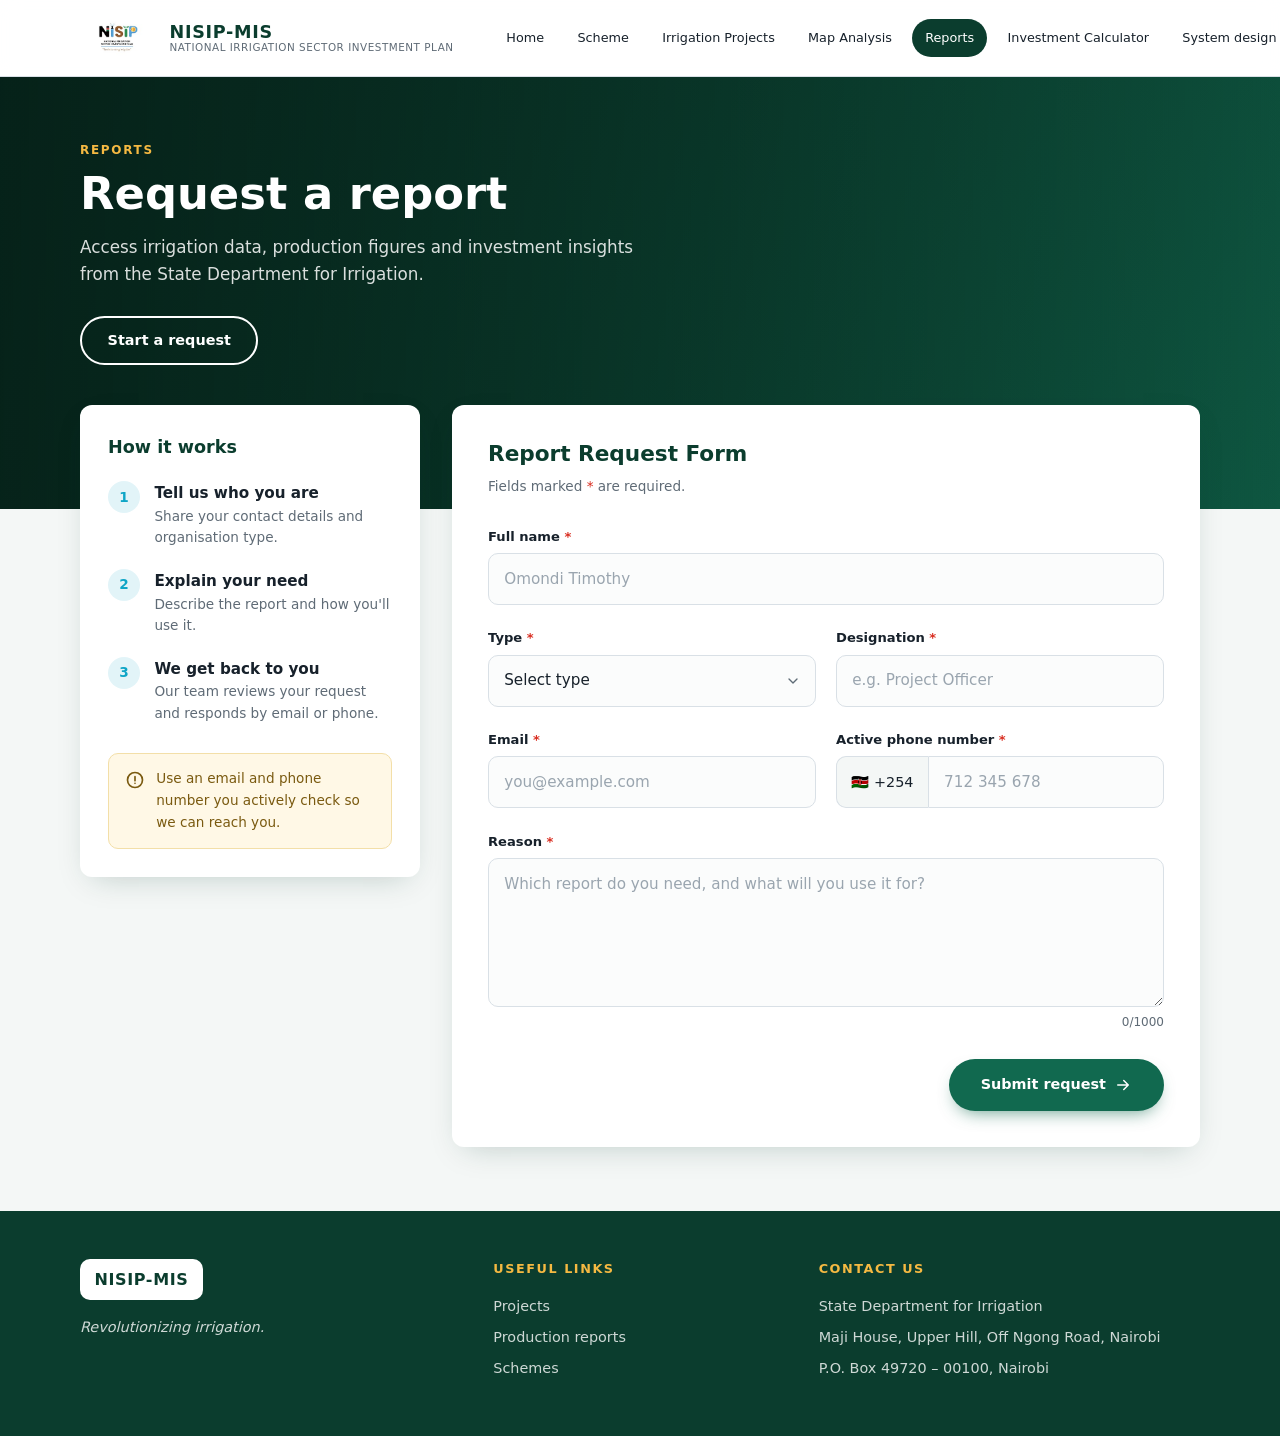
<file: reports.html>
<!DOCTYPE html>
<html lang="en">
<head>
  <meta charset="utf-8">
  <meta name="viewport" content="width=device-width, initial-scale=1">
  <title>Request a Report | NISIP</title>
  <meta name="description" content="Request a report from the National Irrigation Sector Investment Plan (NISIP).">
  <link rel="stylesheet" href="home.css?v=nisip-logo">
</head>
<body>
  <a class="skip-link" href="#main">Skip to main content</a>

  <header class="site-header">
    <div class="container header-inner">
      <a class="brand" href="index.html" aria-label="NISIP home">
        <img src="nisip-logo.jpeg" alt="" aria-hidden="true">
        <span class="brand-text">
          <strong>NISIP</strong>
          <small>National Irrigation Sector Investment Plan</small>
        </span>
      </a>

      <button class="menu-toggle" type="button" aria-expanded="false" aria-controls="nav-links">
        <span class="sr-only">Menu</span>
        <svg width="24" height="24" viewBox="0 0 24 24" fill="none" stroke="currentColor" stroke-width="2" stroke-linecap="round" aria-hidden="true"><path d="M4 7h16M4 12h16M4 17h16"/></svg>
      </button>

      <nav id="nav-links" class="nav" aria-label="Primary">
        <ul>
          <li><a href="index.html">Home</a></li>
          <li><a href="scheme.html">Scheme</a></li>
          <li><a href="projects.html">Irrigation Projects</a></li>
          <li><a href="map-analysis.html">Map Analysis</a></li>
          <li><a href="reports.html" aria-current="page">Reports</a></li>
          <li><a href="investment-calculator.html">Investment Calculator</a></li>
        </ul>
        <a class="btn btn-light" href="signin.html">Sign In</a>
      </nav>
    </div>
  </header>

  <section class="hero">
    <div class="container">
      <p class="eyebrow">Reports</p>
      <h1>Request a report</h1>
      <p class="lead">Access irrigation data, production figures and investment insights from the State Department for Irrigation.</p>
      <a class="hero-cta" href="#form-title">Start a request</a>
    </div>
  </section>

  <main id="main" class="container layout">
    <aside class="info" aria-label="About report requests">
      <h2>How it works</h2>
      <ol class="steps">
        <li><span>1</span><div><strong>Tell us who you are</strong><p>Share your contact details and organisation type.</p></div></li>
        <li><span>2</span><div><strong>Explain your need</strong><p>Describe the report and how you'll use it.</p></div></li>
        <li><span>3</span><div><strong>We get back to you</strong><p>Our team reviews your request and responds by email or phone.</p></div></li>
      </ol>
      <div class="note">
        <svg width="20" height="20" viewBox="0 0 24 24" fill="none" stroke="currentColor" stroke-width="2" stroke-linecap="round" stroke-linejoin="round" aria-hidden="true"><circle cx="12" cy="12" r="9"/><path d="M12 8v5M12 16h.01"/></svg>
        <p>Use an email and phone number you actively check so we can reach you.</p>
      </div>
    </aside>

    <section class="card" aria-labelledby="form-title">
      <h2 id="form-title">Report Request Form</h2>
      <p class="card-sub">Fields marked <span class="req" aria-hidden="true">*</span> are required.</p>

      <form class="form">
        <div class="field full">
          <label for="name">Full name <span class="req" aria-hidden="true">*</span></label>
          <input id="name" name="name" type="text" autocomplete="name" placeholder="Omondi Timothy" required>
        </div>

        <div class="field">
          <label for="type">Type <span class="req" aria-hidden="true">*</span></label>
          <select id="type" name="type" required>
            <option value="" selected disabled>Select type</option>
            <option>Individual</option>
            <option>Government Institution</option>
            <option>Private Sector</option>
            <option>NGO / Development Partner</option>
            <option>Academic / Research</option>
          </select>
        </div>

        <div class="field">
          <label for="designation">Designation <span class="req" aria-hidden="true">*</span></label>
          <input id="designation" name="designation" type="text" autocomplete="organization-title" placeholder="e.g. Project Officer" required>
        </div>

        <div class="field">
          <label for="email">Email <span class="req" aria-hidden="true">*</span></label>
          <input id="email" name="email" type="email" autocomplete="email" inputmode="email" placeholder="you@example.com" required>
        </div>

        <div class="field">
          <label for="phone">Active phone number <span class="req" aria-hidden="true">*</span></label>
          <div class="phone">
            <span class="phone-prefix" aria-hidden="true">🇰🇪 +254</span>
            <input id="phone" name="phone" type="tel" autocomplete="tel-national" inputmode="tel"
                   pattern="0?[17][0-9]{2}\s?[0-9]{3}\s?[0-9]{3}" title="Kenyan mobile number, e.g. 712 345 678" placeholder="712 345 678" required>
          </div>
        </div>

        <div class="field full">
          <label for="reason">Reason <span class="req" aria-hidden="true">*</span></label>
          <textarea id="reason" name="reason" rows="5" maxlength="1000" placeholder="Which report do you need, and what will you use it for?" required></textarea>
          <small class="counter" aria-live="polite"><span id="count">0</span>/1000</small>
        </div>

        <div class="actions full">
          <button type="submit" class="btn btn-primary">
            Submit request
            <svg width="18" height="18" viewBox="0 0 24 24" fill="none" stroke="currentColor" stroke-width="2" stroke-linecap="round" stroke-linejoin="round" aria-hidden="true"><path d="M5 12h14M13 6l6 6-6 6"/></svg>
          </button>
        </div>
      </form>

      <div id="confirmation" class="confirmation" role="status" aria-live="polite" hidden>
        <div class="check" aria-hidden="true">
          <svg width="34" height="34" viewBox="0 0 24 24" fill="none" stroke="currentColor" stroke-width="2.5" stroke-linecap="round" stroke-linejoin="round"><path d="m5 13 4 4L19 7"/></svg>
        </div>
        <h3 id="confirmation-title" tabindex="-1">Request preview ready</h3>
        <p id="confirmation-message">Thank you, <strong id="confirm-name"></strong>. This request has not been sent to the department.</p>
        <button type="button" id="new-request" class="btn btn-light">Submit another request</button>
      </div>
      <p id="submit-error" class="form-error" role="alert" hidden></p>
    </section>
  </main>

  <footer class="site-footer">
    <div class="container footer-grid">
      <div>
        <div class="footer-brand">
        </div>
        <p class="tagline">Revolutionizing irrigation.</p>
      </div>

      <nav aria-label="Useful links">
        <h2>Useful Links</h2>
        <ul>
          <li><a href="projects.html">Projects</a></li>
          <li><a href="reports.html">Production reports</a></li>
          <li><a href="scheme.html">Schemes</a></li>
        </ul>
      </nav>

      <address>
        <h2>Contact Us</h2>
        <p>State Department for Irrigation</p>
        <p>Maji House, Upper Hill, Off Ngong Road, Nairobi</p>
        <p>P.O. Box 49720 – 00100, Nairobi</p>
      </address>
    </div>
  </footer>

  <script src="script.js"></script>
  <script>
    const reason = document.getElementById('reason');
    const count = document.getElementById('count');
    reason.addEventListener('input', () => { count.textContent = reason.value.length; });

    // ----- Form submission + confirmation -----
    // Set this to the department's real same-origin report endpoint when available.
    const REPORT_ENDPOINT = null;

    const form = document.querySelector('.form');
    const confirmation = document.getElementById('confirmation');
    const submitBtn = form.querySelector('button[type="submit"]');
    const submitError = document.getElementById('submit-error');

    function showConfirmation(data) {
      document.getElementById('confirm-name').textContent = data.get('name');
      document.getElementById('confirmation-title').textContent = REPORT_ENDPOINT ? 'Request submitted' : 'Request preview ready';
      document.getElementById('confirmation-message').textContent = REPORT_ENDPOINT
        ? `Thank you, ${data.get('name')}. We received your report request and will contact you at ${data.get('email')} or on your phone number shortly.`
        : 'Demo mode: this request has not been sent to the department. Connect a report endpoint before accepting real requests.';
      form.hidden = true;
      document.querySelector('.card-sub').hidden = true;
      submitError.hidden = true;
      confirmation.hidden = false;
      document.getElementById('confirmation-title').focus();
    }

    // Browser validation runs first, so this only fires when every field is filled correctly.
    form.addEventListener('submit', async (e) => {
      e.preventDefault();
      const data = new FormData(form);
      submitBtn.disabled = true;
      submitBtn.textContent = 'Submitting…';
      submitError.hidden = true;

      try {
        if (REPORT_ENDPOINT) {
          const res = await fetch(REPORT_ENDPOINT, { method: 'POST', body: data, credentials: 'same-origin' });
          if (!res.ok) throw new Error(`Request failed (${res.status})`);
        }
        showConfirmation(data);
      } catch (err) {
        submitError.textContent = 'Sorry, we could not submit your request. Check your connection and try again.';
        submitError.hidden = false;
      } finally {
        submitBtn.disabled = false;
        submitBtn.textContent = 'Submit request';
      }
    });

    document.getElementById('new-request').addEventListener('click', () => {
      form.reset();
      count.textContent = '0';
      submitError.hidden = true;
      confirmation.hidden = true;
      form.hidden = false;
      document.querySelector('.card-sub').hidden = false;
      document.getElementById('name').focus();
    });
  </script>
</body>
</html>
</file>
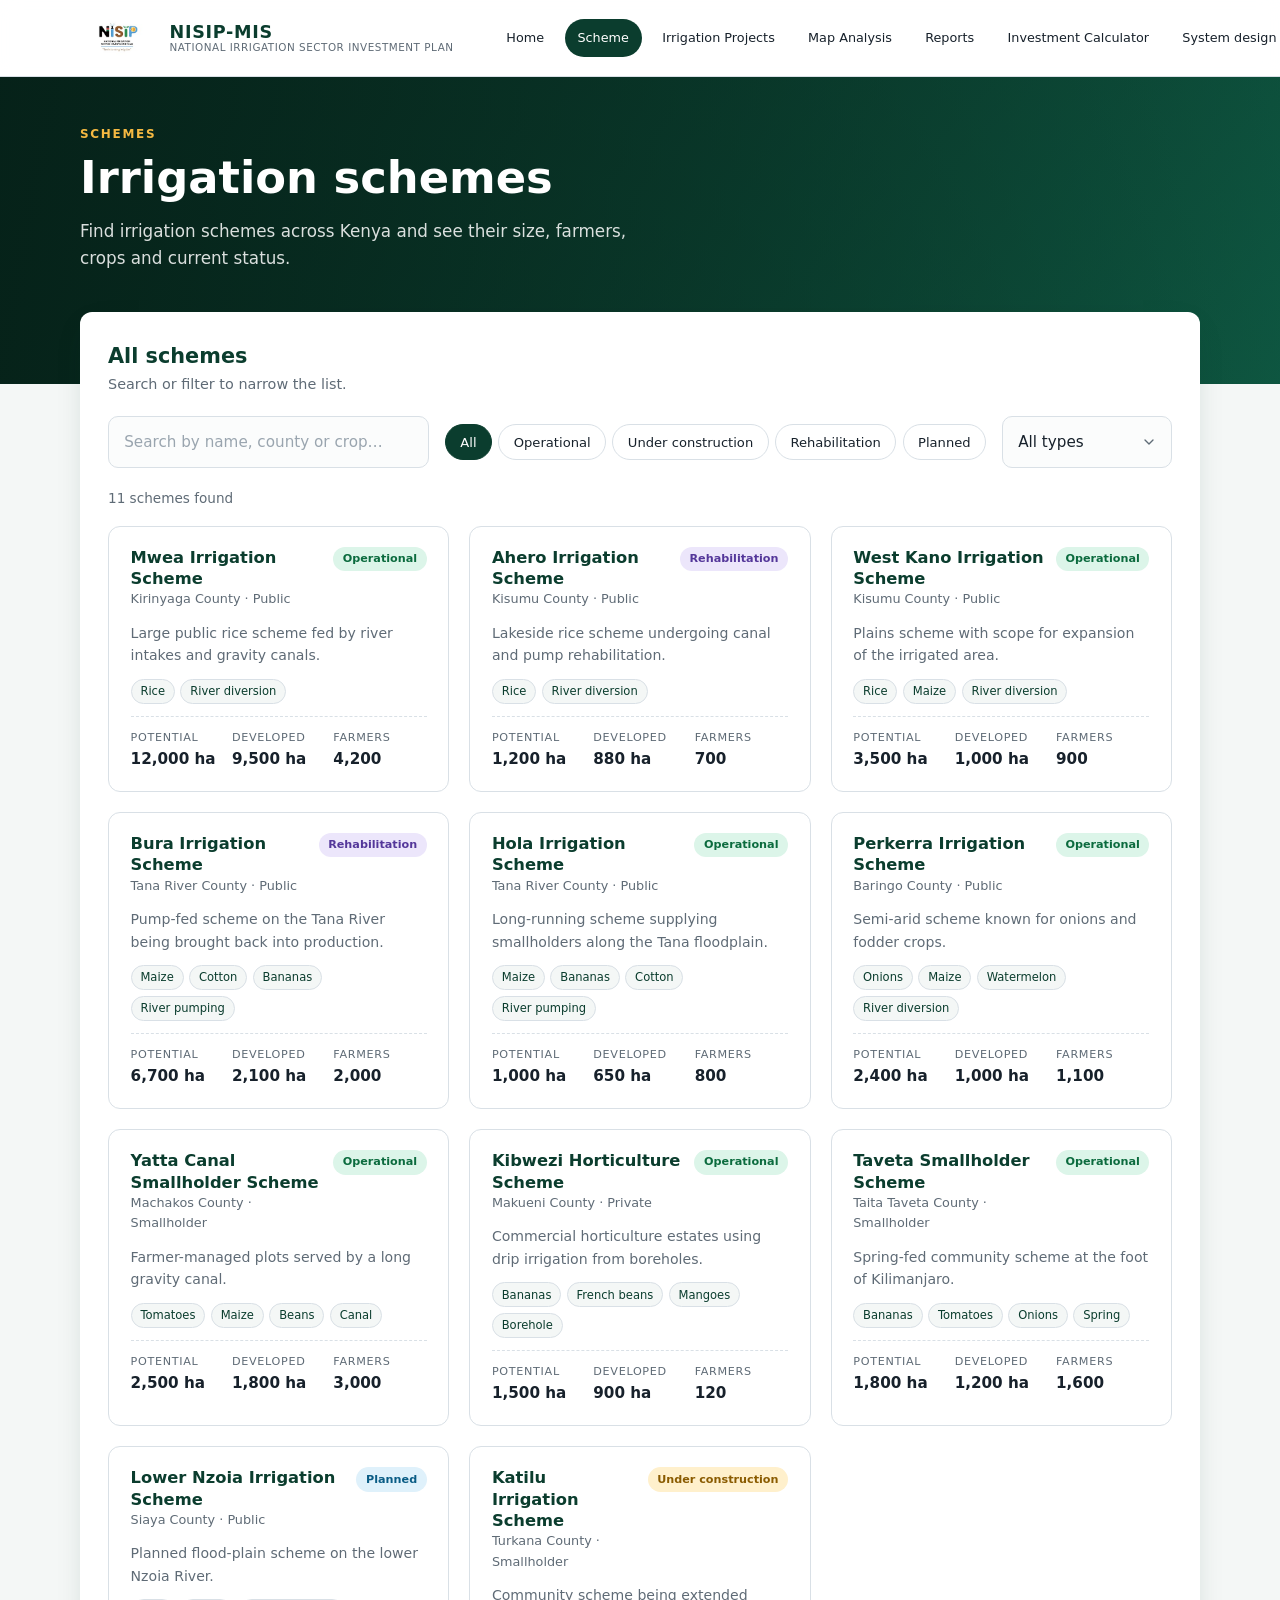
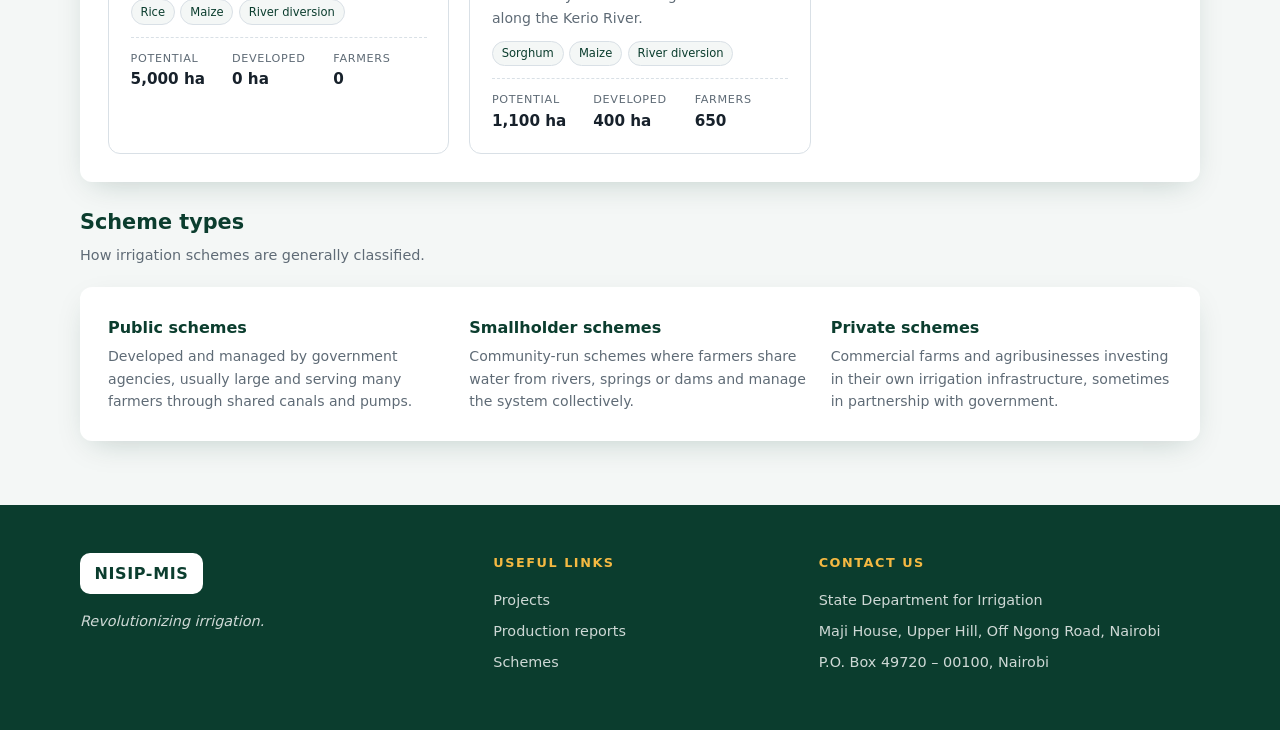
<file: scheme.html>
<!DOCTYPE html>
<html lang="en">
<head>
  <meta charset="utf-8">
  <meta name="viewport" content="width=device-width, initial-scale=1">
  <title>Schemes | NISIP</title>
  <meta name="description" content="Browse irrigation schemes across Kenya by county, status and crops.">
  <link rel="stylesheet" href="home.css?v=nisip-logo">
  <link rel="stylesheet" href="pages.css">
</head>
<body>
  <a class="skip-link" href="#main">Skip to main content</a>

  <header class="site-header">
    <div class="container header-inner">
      <a class="brand" href="index.html" aria-label="NISIP home">
        <img src="nisip-logo.jpeg" alt="" aria-hidden="true">
        <span class="brand-text">
          <strong>NISIP</strong>
          <small>National Irrigation Sector Investment Plan</small>
        </span>
      </a>

      <button class="menu-toggle" type="button" aria-expanded="false" aria-controls="nav-links">
        <span class="sr-only">Menu</span>
        <svg width="24" height="24" viewBox="0 0 24 24" fill="none" stroke="currentColor" stroke-width="2" stroke-linecap="round" aria-hidden="true"><path d="M4 7h16M4 12h16M4 17h16"/></svg>
      </button>

      <nav id="nav-links" class="nav" aria-label="Primary">
        <ul>
          <li><a href="index.html">Home</a></li>
          <li><a href="scheme.html" aria-current="page">Scheme</a></li>
          <li><a href="projects.html">Irrigation Projects</a></li>
          <li><a href="map-analysis.html">Map Analysis</a></li>
          <li><a href="reports.html">Reports</a></li>
          <li><a href="investment-calculator.html">Investment Calculator</a></li>
        </ul>
        <a class="btn btn-light" href="signin.html">Sign In</a>
      </nav>
    </div>
  </header>

  <section class="hero hero--sm">
    <div class="container">
      <p class="eyebrow">Schemes</p>
      <h1>Irrigation schemes</h1>
      <p class="lead">Find irrigation schemes across Kenya and see their size, farmers, crops and current status.</p>

    </div>
  </section>

  <main id="main" class="container page">
    <section class="panel" aria-labelledby="schemes-title">
      <div class="panel-head">
        <div>
          <h2 id="schemes-title">All schemes</h2>
          <p>Search or filter to narrow the list.</p>
        </div>
      </div>
      <div class="toolbar">
        <div class="search">
          <label class="sr-only" for="q">Search schemes</label>
          <input id="q" type="search" placeholder="Search by name, county or crop…" autocomplete="off">
        </div>
        <div class="chips" id="status-chips" role="group" aria-label="Filter by status"></div>
        <div>
          <label class="sr-only" for="type">Scheme type</label>
          <select id="type">
            <option value="">All types</option>
            <option>Public</option>
            <option>Smallholder</option>
            <option>Private</option>
          </select>
        </div>
      </div>
      <p class="result-count" id="count" role="status" aria-live="polite"></p>
      <div class="grid" id="scheme-grid"></div>
    </section>

    <section class="section" aria-labelledby="types-title">
      <h2 id="types-title">Scheme types</h2>
      <p class="section-sub">How irrigation schemes are generally classified.</p>
      <div class="info-grid panel">
        <div><h3>Public schemes</h3><p>Developed and managed by government agencies, usually large and serving many farmers through shared canals and pumps.</p></div>
        <div><h3>Smallholder schemes</h3><p>Community-run schemes where farmers share water from rivers, springs or dams and manage the system collectively.</p></div>
        <div><h3>Private schemes</h3><p>Commercial farms and agribusinesses investing in their own irrigation infrastructure, sometimes in partnership with government.</p></div>
      </div>
    </section>
  </main>

  <footer class="site-footer">
    <div class="container footer-grid">
      <div>
        <div class="footer-brand">
        </div>
        <p class="tagline">Revolutionizing irrigation.</p>
      </div>

      <nav aria-label="Useful links">
        <h2>Useful Links</h2>
        <ul>
          <li><a href="projects.html">Projects</a></li>
          <li><a href="reports.html">Production reports</a></li>
          <li><a href="scheme.html">Schemes</a></li>
        </ul>
      </nav>

      <address>
        <h2>Contact Us</h2>
        <p>State Department for Irrigation</p>
        <p>Maji House, Upper Hill, Off Ngong Road, Nairobi</p>
        <p>P.O. Box 49720 – 00100, Nairobi</p>
      </address>
    </div>
  </footer>

  <script src="data.js"></script>
  <script src="script.js"></script>
  <script>
    const STATUSES = ['All', 'Operational', 'Under construction', 'Rehabilitation', 'Planned'];
    let activeStatus = 'All';

    const chips = $('#status-chips');
    chips.innerHTML = STATUSES.map(s => `<button type="button" class="chip" data-status="${s}" aria-pressed="${s === 'All'}">${s}</button>`).join('');
    chips.addEventListener('click', e => {
      const b = e.target.closest('.chip'); if (!b) return;
      activeStatus = b.dataset.status;
      $$('.chip', chips).forEach(c => c.setAttribute('aria-pressed', String(c === b)));
      render();
    });
    $('#q').addEventListener('input', render);
    $('#type').addEventListener('change', render);

    function render() {
      const q = $('#q').value.trim().toLowerCase();
      const type = $('#type').value;
      const list = SCHEMES.filter(s =>
        (activeStatus === 'All' || s.status === activeStatus) &&
        (!type || s.type === type) &&
        (!q || [s.name, s.county, s.crops.join(' ')].join(' ').toLowerCase().includes(q))
      );
      $('#count').textContent = `${list.length} scheme${list.length === 1 ? '' : 's'} found`;
      $('#scheme-grid').innerHTML = list.length ? list.map(s => `
        <article class="card-item">
          <header>
            <div><h3>${esc(s.name)}</h3><p class="sub">${esc(s.county)} County · ${esc(s.type)}</p></div>
            ${badge(s.status)}
          </header>
          <p>${esc(s.description)}</p>
          <div class="tags">${s.crops.map(c => `<span class="tag">${esc(c)}</span>`).join('')}<span class="tag">${esc(s.source)}</span></div>
          <dl class="facts">
            <div><dt>Potential</dt><dd>${fmtInt(s.potentialHa)} ha</dd></div>
            <div><dt>Developed</dt><dd>${fmtInt(s.developedHa)} ha</dd></div>
            <div><dt>Farmers</dt><dd>${fmtInt(s.farmers)}</dd></div>
          </dl>
        </article>`).join('') : '<div class="empty" style="grid-column:1/-1">No schemes match your search.</div>';
    }
    render();
  </script>
</body>
</html>
</file>
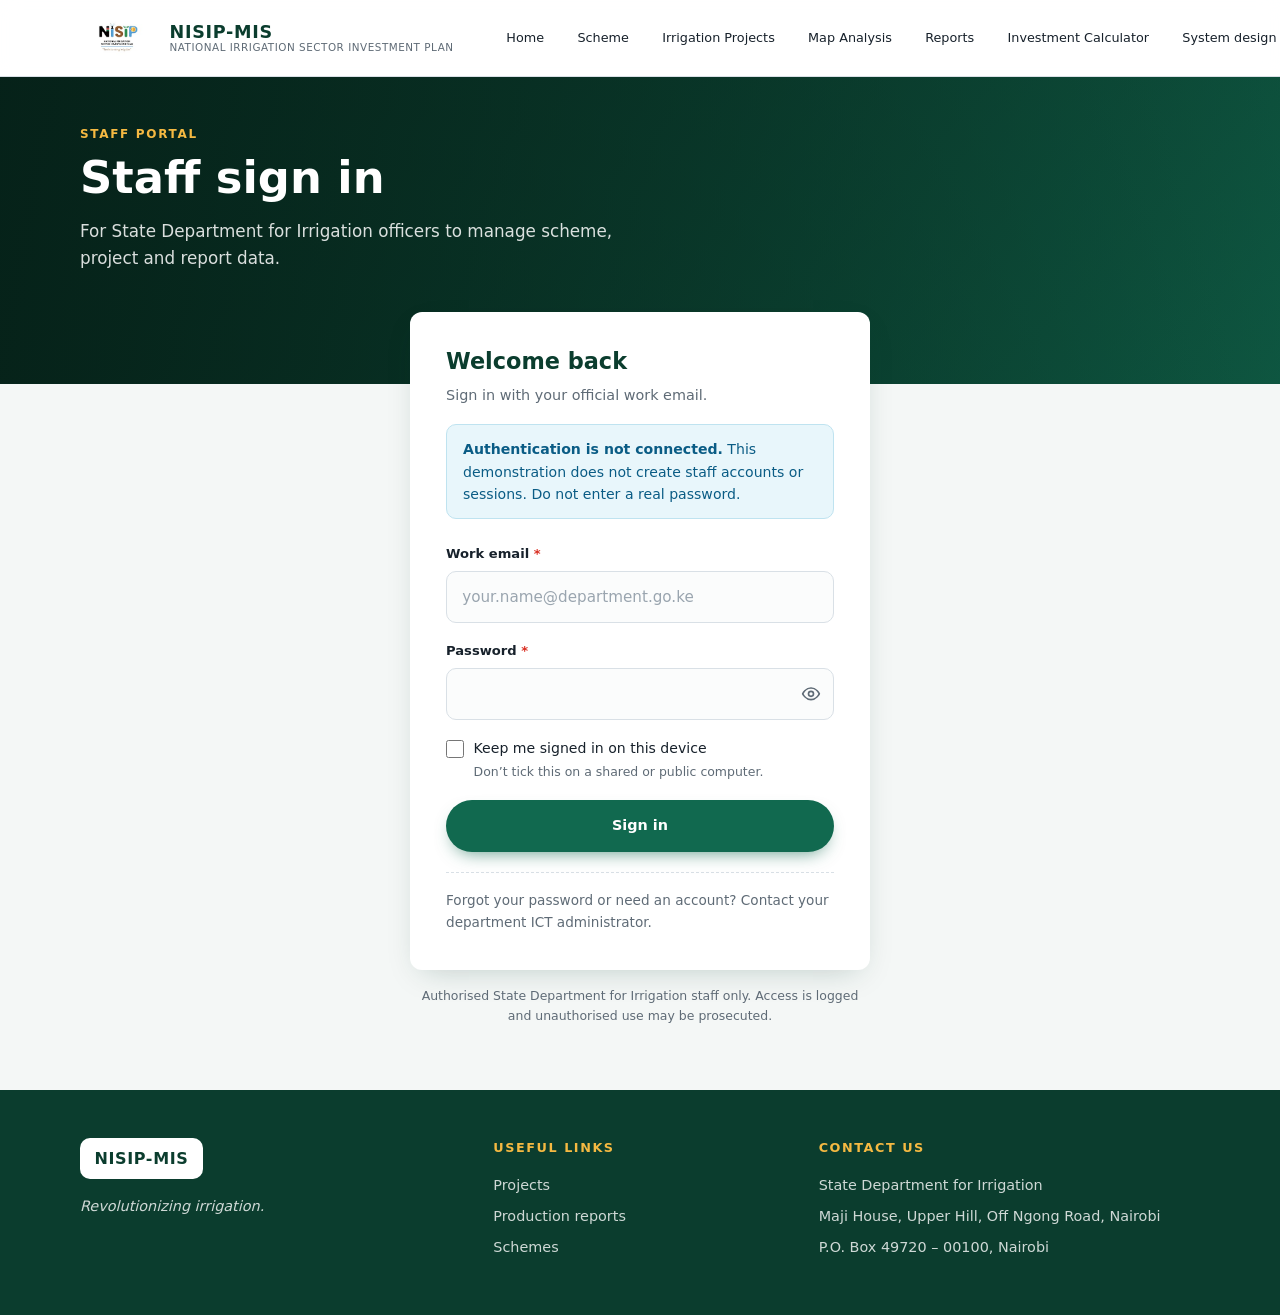
<file: signin.html>
<!DOCTYPE html>
<html lang="en">
<head>
  <meta charset="utf-8">
  <meta name="viewport" content="width=device-width, initial-scale=1">
  <title>Staff Sign In | NISIP</title>
  <meta name="description" content="Staff sign-in for the State Department for Irrigation.">
  <meta name="robots" content="noindex">
  <link rel="stylesheet" href="signin.css?v=nisip-logo">
</head>
<body>
  <a class="skip-link" href="#main">Skip to main content</a>

  <header class="site-header">
    <div class="container header-inner">
      <a class="brand" href="index.html" aria-label="NISIP home">
        <img src="nisip-logo.jpeg" alt="" aria-hidden="true">
        <span class="brand-text">
          <strong>NISIP</strong>
          <small>National Irrigation Sector Investment Plan</small>
        </span>
      </a>

      <button class="menu-toggle" type="button" aria-expanded="false" aria-controls="nav-links">
        <span class="sr-only">Menu</span>
        <svg width="24" height="24" viewBox="0 0 24 24" fill="none" stroke="currentColor" stroke-width="2" stroke-linecap="round" aria-hidden="true"><path d="M4 7h16M4 12h16M4 17h16"/></svg>
      </button>

      <nav id="nav-links" class="nav" aria-label="Primary">
        <ul>
          <li><a href="index.html">Home</a></li>
          <li><a href="scheme.html">Scheme</a></li>
          <li><a href="projects.html">Irrigation Projects</a></li>
          <li><a href="map-analysis.html">Map Analysis</a></li>
          <li><a href="reports.html">Reports</a></li>
          <li><a href="investment-calculator.html">Investment Calculator</a></li>
        </ul>
        <a class="btn btn-light" href="signin.html" aria-current="page">Sign In</a>
      </nav>
    </div>
  </header>

  <section class="hero hero--sm">
    <div class="container">
      <p class="eyebrow">Staff portal</p>
      <h1>Staff sign in</h1>
      <p class="lead">For State Department for Irrigation officers to manage scheme, project and report data.</p>
    </div>
  </section>

  <main id="main" class="container page">
    <div class="auth-wrap">
      <section class="panel auth-card" aria-labelledby="auth-title">
        <div id="signin-view">
        <h2 id="auth-title">Welcome back</h2>
        <p class="auth-sub">Sign in with your official work email.</p>

        <div id="demo-banner" class="alert alert--info"><strong>Authentication is not connected.</strong> This demonstration does not create staff accounts or sessions. Do not enter a real password.</div>
        <div id="auth-msg" class="alert" role="alert" hidden></div>

        <form id="login" class="auth-form">
          <div class="field">
            <label for="email">Work email <span class="req" aria-hidden="true">*</span></label>
            <input id="email" name="email" type="email" autocomplete="username" inputmode="email"
                   autocapitalize="none" spellcheck="false" placeholder="your.name@department.go.ke" required>
          </div>

          <div class="field">
            <label for="password">Password <span class="req" aria-hidden="true">*</span></label>
            <div class="pw">
              <input id="password" name="password" type="password" autocomplete="current-password"
                     autocapitalize="none" spellcheck="false" minlength="8" required aria-describedby="caps">
              <button type="button" class="pw-toggle" id="pw-toggle" aria-label="Show password" aria-pressed="false">
                <svg class="eye" width="20" height="20" viewBox="0 0 24 24" fill="none" stroke="currentColor" stroke-width="2" stroke-linecap="round" stroke-linejoin="round" aria-hidden="true"><path d="M2 12s3.6-7 10-7 10 7 10 7-3.6 7-10 7S2 12 2 12z"/><circle cx="12" cy="12" r="3"/></svg>
                <svg class="eye-off" width="20" height="20" viewBox="0 0 24 24" fill="none" stroke="currentColor" stroke-width="2" stroke-linecap="round" stroke-linejoin="round" aria-hidden="true" hidden><path d="M3 3l18 18M10.6 5.1A10.7 10.7 0 0 1 12 5c6.4 0 10 7 10 7a17 17 0 0 1-3.2 4M6.5 6.6C3.8 8.4 2 12 2 12s3.6 7 10 7c1.7 0 3.2-.4 4.5-1M9.9 9.9a3 3 0 0 0 4.2 4.2"/></svg>
              </button>
            </div>
            <small id="caps" class="caps" role="status" aria-live="polite" hidden>Caps Lock is on.</small>
          </div>

          <label class="check-row" for="remember">
            <input id="remember" name="remember" type="checkbox">
            <span>Keep me signed in on this device<br><small>Don’t tick this on a shared or public computer.</small></span>
          </label>

          <button type="submit" class="btn btn-primary btn-block" id="submit">Sign in</button>
        </form>

        <p class="auth-help">Forgot your password or need an account? Contact your department ICT administrator.</p>
        </div>

        <div id="confirmation" class="confirmation" hidden>
          <div class="tick" aria-hidden="true">
            <svg width="34" height="34" viewBox="0 0 24 24" fill="none" stroke="currentColor" stroke-width="2.5" stroke-linecap="round" stroke-linejoin="round"><path d="m5 13 4 4L19 7"/></svg>
          </div>
          <h2 id="confirm-title" tabindex="-1">You’re signed in</h2>
          <p>Welcome, <strong id="confirm-name"></strong>.</p>
          <p class="demo-note" id="demo-note" hidden>Demo mode: no account was checked and no real session was created.</p>
          <div class="redirect">
            <p>Taking you to the homepage in <strong id="count">3</strong> seconds…</p>
            <div class="redirect-bar" aria-hidden="true"><i></i></div>
          </div>
          <a class="btn btn-primary" href="index.html" id="go-home">Go to homepage now</a>
        </div>
      </section>

      <p class="auth-legal">Authorised State Department for Irrigation staff only. Access is logged and unauthorised use may be prosecuted.</p>
    </div>
  </main>

  <footer class="site-footer">
    <div class="container footer-grid">
      <div>
        <div class="footer-brand">
        </div>
        <p class="tagline">Revolutionizing irrigation.</p>
      </div>

      <nav aria-label="Useful links">
        <h2>Useful Links</h2>
        <ul>
          <li><a href="projects.html">Projects</a></li>
          <li><a href="reports.html">Production reports</a></li>
          <li><a href="scheme.html">Schemes</a></li>
        </ul>
      </nav>

      <address>
        <h2>Contact Us</h2>
        <p>State Department for Irrigation</p>
        <p>Maji House, Upper Hill, Off Ngong Road, Nairobi</p>
        <p>P.O. Box 49720 – 00100, Nairobi</p>
      </address>
    </div>
  </footer>

  <script src="script.js"></script>
  <script>
    /* ---- Configuration ----
     * AUTH_ENDPOINT: URL of your staff login API (e.g. '/api/auth/login'). null = not connected.
     *   Contract: POST JSON { email, password, remember } with same-origin cookies.
     *   200 = signed in (optional JSON { name }), 401 = wrong credentials, 429 = too many attempts.
     * No sign-in is simulated when AUTH_ENDPOINT is unset. Connect an approved
     * authentication service before enabling any staff-only capabilities. */
    const AUTH_ENDPOINT = null;
    const HOME_URL = 'index.html';
    const REDIRECT_SECONDS = 3;

    const form = $('#login'), msg = $('#auth-msg'), btn = $('#submit');
    const email = $('#email'), pw = $('#password'), caps = $('#caps'), toggle = $('#pw-toggle');

    function showMsg(text, kind) {
      msg.textContent = text;
      msg.classList.toggle('alert--info', kind === 'info');
      msg.hidden = false;
    }
    function setBusy(on) {
      btn.disabled = on;
      btn.textContent = on ? 'Signing in…' : 'Sign in';
      form.setAttribute('aria-busy', String(on));
    }

    async function authenticate(payload) {
      if (AUTH_ENDPOINT) {
        const res = await fetch(AUTH_ENDPOINT, {
          method: 'POST',
          headers: { 'Content-Type': 'application/json' },
          credentials: 'same-origin',
          body: JSON.stringify(payload)
        });
        if (res.ok) { const d = await res.json().catch(() => ({})); return { ok: true, name: d.name }; }
        if (res.status === 401) return { ok: false, error: 'Incorrect email or password.' };
        if (res.status === 429) return { ok: false, error: 'Too many attempts. Please wait a few minutes and try again.' };
        return { ok: false, error: 'Something went wrong on our side. Please try again later.' };
      }
      return { ok: false, info: true, error: 'Staff sign-in is unavailable in this demonstration.' };
    }

    function showConfirmation(name) {
      $('#signin-view').hidden = true;
      $('#confirm-name').textContent = name;
      $('#demo-note').hidden = true;
      const box = $('#confirmation');
      box.style.setProperty('--delay', REDIRECT_SECONDS + 's');
      box.hidden = false;
      $('#confirm-title').focus();

      let left = REDIRECT_SECONDS;
      $('#count').textContent = left;
      const timer = setInterval(() => {
        left -= 1;
        if (left <= 0) { clearInterval(timer); location.replace(HOME_URL); }
        else $('#count').textContent = left;
      }, 1000);
      $('#go-home').addEventListener('click', () => clearInterval(timer));
    }

    toggle.addEventListener('click', () => {
      const show = pw.type === 'password';
      pw.type = show ? 'text' : 'password';
      toggle.setAttribute('aria-pressed', String(show));
      toggle.setAttribute('aria-label', show ? 'Hide password' : 'Show password');
      $('.eye', toggle).hidden = show;
      $('.eye-off', toggle).hidden = !show;
      pw.focus();
    });

    const capsCheck = e => { caps.hidden = !(e.getModifierState && e.getModifierState('CapsLock')); };
    pw.addEventListener('keydown', capsCheck);
    pw.addEventListener('keyup', capsCheck);
    pw.addEventListener('blur', () => { caps.hidden = true; });

    form.addEventListener('submit', async (e) => {
      e.preventDefault();
      msg.hidden = true;
      setBusy(true);
      let result;
      try {
        result = await authenticate({ email: email.value.trim(), password: pw.value, remember: $('#remember').checked });
      } catch (err) {
        result = { ok: false, error: 'Could not reach the server. Check your connection and try again.' };
      }
      setBusy(false);

      if (result.ok) { pw.value = ''; showConfirmation(result.name || email.value.trim()); return; }
      pw.value = '';
      showMsg(result.error, result.info ? 'info' : undefined);
      pw.focus();
    });
  </script>
</body>
</html>
</file>
<file: home.css>
:root {
  --green-900: #0b3d2e;
  --green-700: #11694f;
  --green-600: #158060;
  --water: #0ea5c6;
  --sun: #f5b942;
  --ink: #17212b;
  --muted: #5f6b76;
  --border: #d9e0e6;
  --bg: #f4f7f6;
  --white: #fff;
  --danger: #d92d20;
  --radius: 12px;
  --shadow: 0 10px 30px -12px rgba(11, 61, 46, .25);
  --font: "Inter", system-ui, -apple-system, "Segoe UI", Roboto, Arial, sans-serif;
}

*, *::before, *::after { box-sizing: border-box; }

body {
  margin: 0;
  font-family: var(--font);
  color: var(--ink);
  background: var(--bg);
  line-height: 1.6;
  min-height: 100vh;
  display: flex;
  flex-direction: column;
}

img { max-width: 100%; height: auto; }
a { color: inherit; }
ul, ol { list-style: none; margin: 0; padding: 0; }
h1, h2, p { margin: 0; }

.container { width: min(100% - 2rem, 1120px); margin-inline: auto; }
.sr-only { position: absolute; width: 1px; height: 1px; overflow: hidden; clip: rect(0 0 0 0); white-space: nowrap; }

.skip-link { position: absolute; left: -999px; top: 0; background: var(--sun); color: #000; padding: .5rem 1rem; z-index: 100; }
.skip-link:focus { left: 0; }

/* Header */
.site-header {
  position: sticky; top: 0; z-index: 50;
  background: rgba(255, 255, 255, .92);
  backdrop-filter: blur(10px);
  border-bottom: 1px solid var(--border);
}
.header-inner { display: flex; align-items: center; gap: 2.5rem; min-height: 76px; }
.brand { display: flex; align-items: center; gap: .6rem; text-decoration: none; flex: none; }
.brand img, .footer-brand img { height: 48px; width: auto; max-width: none; flex: none; object-fit: contain; }
.brand-text { display: flex; flex-direction: column; line-height: 1.15; margin-left: .35rem; }
.brand-text strong { font-size: 1.1rem; color: var(--green-900); letter-spacing: .04em; }
.brand-text small { font-size: .65rem; color: var(--muted); text-transform: uppercase; letter-spacing: .05em; }

.nav { flex: 1; min-width: 0; display: flex; align-items: center; justify-content: space-between; gap: clamp(.75rem, 2vw, 2rem); }
.nav ul { flex: 1; display: flex; justify-content: center; align-items: center; gap: clamp(.1rem, .6vw, .75rem); flex-wrap: nowrap; }
.nav li { flex: none; }
.nav li a {
  display: block; text-decoration: none; font-size: clamp(.8rem, .95vw, .92rem); font-weight: 500; white-space: nowrap;
  padding: .55rem clamp(.5rem, 1vw, 1rem); border-radius: 999px; color: var(--ink); transition: background .15s, color .15s;
}
.nav .btn { flex: none; white-space: nowrap; }
.nav li a:hover { background: var(--bg); }
.nav li a[aria-current="page"] { background: var(--green-900); color: #fff; }

.menu-toggle { display: none; background: none; border: 1px solid var(--border); border-radius: 8px; padding: .4rem; cursor: pointer; color: var(--ink); }

/* Buttons */
.btn {
  display: inline-flex; align-items: center; justify-content: center; gap: .5rem;
  font: inherit; font-weight: 600; font-size: .9rem; text-decoration: none; cursor: pointer;
  border: 0; border-radius: 999px; padding: .7rem 1.4rem; transition: transform .15s, box-shadow .15s, background .15s;
}
.btn-light { background: var(--white); color: var(--green-900); border: 1px solid var(--border); padding: .5rem 1.1rem; font-size: .85rem; }
.btn-light:hover { border-color: var(--green-700); }
.btn-primary { background: var(--green-700); color: #fff; padding: .9rem 2rem; box-shadow: 0 8px 18px -8px rgba(17, 105, 79, .7); }
.btn-primary:hover { background: var(--green-600); transform: translateY(-1px); }
.btn:focus-visible { outline: 3px solid rgba(14, 165, 198, .45); outline-offset: 2px; }

/* Hero */
:root { --hero-image: none; }

.hero {
  position: relative; color: #fff; overflow: hidden;
  min-height: 420px; padding: 4rem 0 9rem;
  display: flex; align-items: center;
  background-color: var(--green-900);
  background-image:
    linear-gradient(90deg, rgba(5, 30, 22, .88) 0%, rgba(5, 30, 22, .55) 55%, rgba(5, 30, 22, .25) 100%),
    var(--hero-image),
    linear-gradient(135deg, var(--green-900), var(--green-700));
  background-size: cover;
  background-position: center;
}
.hero .container { position: relative; z-index: 1; }
.hero-cta {
  display: inline-flex; align-items: center; margin-top: 1.75rem;
  padding: .7rem 1.6rem; border: 2px solid #fff; border-radius: 999px;
  color: #fff; font-weight: 600; font-size: .9rem; text-decoration: none; transition: background .15s, color .15s;
}
.hero-cta:hover { background: #fff; color: var(--green-900); }
.hero-cta:focus-visible { outline: 3px solid rgba(245, 185, 66, .7); outline-offset: 3px; }
.eyebrow { text-transform: uppercase; letter-spacing: .14em; font-size: .75rem; font-weight: 600; color: var(--sun); margin-bottom: .5rem; }
.hero h1 { font-size: clamp(1.9rem, 4vw, 2.8rem); line-height: 1.15; font-weight: 700; }
.lead { margin-top: .9rem; max-width: 55ch; color: rgba(255, 255, 255, .85); font-size: 1.05rem; }

/* Layout */
.layout {
  flex: 1; display: grid; grid-template-columns: 340px 1fr; gap: 2rem;
  margin-top: -6.5rem; padding-bottom: 4rem; position: relative; z-index: 2; align-items: start;
}

.info {
  background: var(--white); border-radius: var(--radius); padding: 1.75rem; box-shadow: var(--shadow);
}
.info h2 { font-size: 1.1rem; margin-bottom: 1.25rem; color: var(--green-900); }
.steps { display: grid; gap: 1.25rem; }
.steps li { display: flex; gap: .9rem; }
.steps li > span {
  flex: none; width: 32px; height: 32px; border-radius: 50%;
  display: grid; place-items: center; font-weight: 700; font-size: .85rem;
  background: rgba(14, 165, 198, .12); color: var(--water);
}
.steps strong { display: block; font-size: .95rem; }
.steps p { font-size: .85rem; color: var(--muted); }
.note {
  display: flex; gap: .7rem; margin-top: 1.75rem; padding: .9rem 1rem;
  background: #fff8e6; border: 1px solid #f3dfa8; border-radius: 10px; color: #7a5a10; font-size: .85rem;
}
.note svg { flex: none; margin-top: 2px; }

/* Form card */
.card { background: var(--white); border-radius: var(--radius); padding: 2rem 2.25rem 2.25rem; box-shadow: var(--shadow); }
.card h2 { font-size: 1.35rem; color: var(--green-900); }
.card-sub { font-size: .85rem; color: var(--muted); margin-top: .25rem; }

.form { display: grid; grid-template-columns: 1fr 1fr; gap: 1.4rem 1.25rem; margin-top: 1.75rem; }
.full { grid-column: 1 / -1; }
.field { display: flex; flex-direction: column; gap: .4rem; min-width: 0; position: relative; }
label { font-size: .82rem; font-weight: 600; }
.req { color: var(--danger); }

input, select, textarea {
  width: 100%; font: inherit; font-size: .95rem; color: var(--ink);
  padding: .8rem .95rem; background: #fbfcfc;
  border: 1.5px solid var(--border); border-radius: 10px;
  transition: border-color .15s, box-shadow .15s, background .15s;
}
select {
  appearance: none; padding-right: 2.5rem; cursor: pointer;
  background-image: url("data:image/svg+xml,%3Csvg xmlns='http://www.w3.org/2000/svg' width='16' height='16' viewBox='0 0 24 24' fill='none' stroke='%235f6b76' stroke-width='2' stroke-linecap='round' stroke-linejoin='round'%3E%3Cpath d='m6 9 6 6 6-6'/%3E%3C/svg%3E");
  background-repeat: no-repeat; background-position: right .85rem center;
}
textarea { resize: vertical; min-height: 140px; }
::placeholder { color: #9aa5af; }
input:hover, select:hover, textarea:hover { border-color: #b8c3cc; }
input:focus-visible, select:focus-visible, textarea:focus-visible {
  outline: none; background: #fff; border-color: var(--water); box-shadow: 0 0 0 4px rgba(14, 165, 198, .18);
}
input:user-invalid, select:user-invalid, textarea:user-invalid { border-color: var(--danger); }
input:user-invalid:focus-visible, textarea:user-invalid:focus-visible { box-shadow: 0 0 0 4px rgba(217, 45, 32, .15); }

.phone { display: flex; }
.phone-prefix {
  display: inline-flex; align-items: center; padding: 0 .9rem; white-space: nowrap; font-size: .9rem; font-weight: 500;
  background: var(--bg); border: 1.5px solid var(--border); border-right: 0; border-radius: 10px 0 0 10px;
}
.phone input { border-radius: 0 10px 10px 0; }

.counter { align-self: flex-end; font-size: .75rem; color: var(--muted); }
.actions { display: flex; justify-content: flex-end; margin-top: .25rem; }
.form-error { margin-top: 1rem; color: var(--danger); font-size: .9rem; }

/* Confirmation */
[hidden] { display: none !important; }
.confirmation { text-align: center; padding: 2.5rem 1rem 1rem; animation: pop .35s ease; }
.confirmation .check {
  width: 68px; height: 68px; margin: 0 auto 1.25rem; border-radius: 50%;
  display: grid; place-items: center; color: #fff;
  background: var(--green-600); box-shadow: 0 0 0 10px rgba(21, 128, 96, .12);
}
.confirmation h3 { font-size: 1.4rem; color: var(--green-900); margin: 0 0 .6rem; outline: none; }
.confirmation p { max-width: 46ch; margin: 0 auto 1.75rem; color: var(--muted); }
.confirmation p strong { color: var(--ink); overflow-wrap: anywhere; }
@keyframes pop { from { opacity: 0; transform: translateY(8px); } to { opacity: 1; transform: none; } }

/* Footer */
.site-footer { background: var(--green-900); color: rgba(255, 255, 255, .8); padding: 3rem 0; }
.footer-grid { display: grid; grid-template-columns: 1.3fr 1fr 1.3fr; gap: 2rem; }
.footer-brand { display: flex; align-items: center; gap: .75rem; flex-wrap: wrap; background: #fff; width: fit-content; padding: .5rem .9rem; border-radius: 10px; }
.tagline { margin-top: 1rem; font-style: italic; font-size: .9rem; }
.site-footer h2 { font-size: .8rem; text-transform: uppercase; letter-spacing: .12em; color: var(--sun); margin-bottom: 1rem; }
.site-footer li, .site-footer address p { font-size: .9rem; margin-bottom: .5rem; }
.site-footer a { text-decoration: none; }
.site-footer a:hover { color: #fff; text-decoration: underline; }
address { font-style: normal; }

/* Responsive */
@media (max-width: 1000px) {
  .layout { grid-template-columns: 1fr; margin-top: -5rem; }
  .info { order: 2; }
  .footer-grid { grid-template-columns: 1fr; }
}

@media (max-width: 1240px) {
  .brand-text strong { font-size: 1rem; }
  .brand-text small { display: none; }
}

@media (max-width: 1024px) {
  .menu-toggle { display: inline-flex; }
  .menu-toggle { margin-left: auto; }
  .header-inner { gap: 1rem; }
  .nav {
    display: none; position: absolute; top: 100%; left: 0; right: 0;
    flex-direction: column; align-items: stretch; gap: 1rem;
    background: #fff; padding: 1rem; border-bottom: 1px solid var(--border); box-shadow: var(--shadow);
  }
  .nav.open { display: flex; }
  .nav ul { flex-direction: column; align-items: stretch; gap: 0; }
  .brand-text small { display: none; }
}

@media (max-width: 600px) {
  .card { padding: 1.5rem 1.25rem; }
  .form { grid-template-columns: 1fr; }
  .btn-primary { width: 100%; }
  .hero { min-height: 340px; padding: 2.5rem 0 7rem; }
}

@media (max-width: 280px) {
  .header-inner { gap: .25rem; }
  .brand { gap: .25rem; }
  .brand img, .footer-brand img { height: 30px; }
  .brand-text { margin-left: 0; }
  .brand-text strong { font-size: .7rem; }
}

@media (prefers-reduced-motion: reduce) { * { transition: none !important; } }

.footer-brand::after { content: "NISIP-MIS"; color: var(--green-900); font-weight: 700; letter-spacing: .04em; }
.demo-notice { margin-bottom: 1.25rem; }
.alert { padding: .85rem 1rem; border: 1px solid #bfe3f0; border-radius: 10px; background: #e8f6fb; color: #0a5c85; font-size: .9rem; }
</file>
<file: pages.css>
/* ===== Shared page components (loaded after home.css) ===== */

h3, h4 { margin: 0; }
.hero--sm { min-height: 280px; padding: 3rem 0 7rem; }
.hero--lg { min-height: 520px; padding: 5rem 0 10rem; }
.hero--lg h1 { font-size: clamp(2.1rem, 5vw, 3.3rem); max-width: 18ch; }
.hero-actions { display: flex; flex-wrap: wrap; gap: .8rem; margin-top: 1.75rem; }
.hero-actions .hero-cta { margin-top: 0; }
.hero-cta--solid { background: var(--sun); border-color: var(--sun); color: #1b1b1b; }
.hero-cta--solid:hover { background: #fff; border-color: #fff; color: var(--green-900); }

.page { position: relative; z-index: 2; flex: 1; margin-top: -4.5rem; padding-bottom: 4rem; }
.hero--lg + .page { margin-top: -6rem; }

.panel { background: var(--white); border-radius: var(--radius); box-shadow: var(--shadow); padding: 1.75rem; }
.panel + .panel, .panel + .section, .section + .panel { margin-top: 1.5rem; }
.section { margin-top: 3rem; }
.panel-head { display: flex; justify-content: space-between; align-items: flex-end; gap: 1rem; flex-wrap: wrap; margin-bottom: 1.25rem; }
.panel-head h2, .section > h2 { font-size: 1.3rem; color: var(--green-900); }
.panel-head p, .section > .section-sub { color: var(--muted); font-size: .9rem; }
.section > h2 { margin-bottom: .25rem; }
.section > .section-sub { margin-bottom: 1.25rem; }

.notice {
  display: flex; gap: .7rem; align-items: flex-start; margin-bottom: 1.25rem; padding: .8rem 1rem;
  background: #fff8e6; border: 1px solid #f3dfa8; border-radius: 10px; color: #7a5a10; font-size: .85rem;
}
.notice svg { flex: none; margin-top: 2px; }

/* Stats */
.stats { display: grid; grid-template-columns: repeat(4, 1fr); gap: 1rem; }
.stat { padding: .25rem 1rem; border-left: 3px solid var(--water); }
.stat:nth-child(2) { border-color: var(--green-600); }
.stat:nth-child(3) { border-color: var(--sun); }
.stat:nth-child(4) { border-color: var(--green-900); }
.stat strong { display: block; font-size: clamp(1.5rem, 3vw, 2rem); line-height: 1.2; color: var(--green-900); }
.stat span { font-size: .85rem; color: var(--muted); }

/* Cards */
.grid { display: grid; gap: 1.25rem; grid-template-columns: repeat(auto-fill, minmax(260px, 1fr)); }
.feature {
  display: flex; flex-direction: column; gap: .6rem; padding: 1.5rem; background: #fff;
  border: 1px solid var(--border); border-radius: var(--radius); text-decoration: none;
  transition: transform .15s, box-shadow .15s, border-color .15s;
}
.feature:hover { transform: translateY(-3px); box-shadow: var(--shadow); border-color: var(--water); }
.feature .icon {
  width: 46px; height: 46px; border-radius: 12px; display: grid; place-items: center;
  background: rgba(14, 165, 198, .12); color: var(--water);
}
.feature h3 { font-size: 1.05rem; color: var(--green-900); }
.feature p { font-size: .88rem; color: var(--muted); flex: 1; }
.feature .more { font-size: .85rem; font-weight: 600; color: var(--green-700); }

.card-item {
  background: #fff; border: 1px solid var(--border); border-radius: var(--radius); padding: 1.25rem 1.35rem;
  display: flex; flex-direction: column; gap: .75rem;
}
.card-item header { display: flex; justify-content: space-between; align-items: flex-start; gap: .75rem; }
.card-item h3 { font-size: 1.02rem; color: var(--green-900); line-height: 1.3; }
.card-item .sub { font-size: .8rem; color: var(--muted); }
.card-item p { font-size: .88rem; color: var(--muted); }
.facts { display: grid; grid-template-columns: repeat(3, 1fr); gap: .5rem; margin: 0; padding-top: .75rem; border-top: 1px dashed var(--border); }
.facts div { min-width: 0; }
.facts dt { font-size: .7rem; text-transform: uppercase; letter-spacing: .06em; color: var(--muted); }
.facts dd { margin: 0; font-weight: 600; font-size: .95rem; }
.tags { display: flex; flex-wrap: wrap; gap: .35rem; }
.tag { font-size: .72rem; padding: .15rem .55rem; border-radius: 999px; background: var(--bg); color: var(--green-900); border: 1px solid var(--border); }

/* Badges */
.badge { display: inline-block; font-size: .7rem; font-weight: 600; padding: .2rem .6rem; border-radius: 999px; white-space: nowrap; }
.badge--operational { background: #dcf5e9; color: #0b6b3e; }
.badge--construction { background: #fff0cc; color: #8a5b00; }
.badge--planned { background: #dff1fb; color: #0a5c85; }
.badge--rehab { background: #ece6fb; color: #54379a; }

/* Toolbar */
.toolbar { display: flex; flex-wrap: wrap; gap: .75rem 1rem; align-items: center; margin-bottom: 1.25rem; }
.toolbar .search { flex: 1 1 240px; max-width: 360px; }
.toolbar select { width: auto; min-width: 170px; }
.chips { display: flex; flex-wrap: wrap; gap: .4rem; }
.chip {
  font: inherit; font-size: .82rem; font-weight: 500; cursor: pointer; padding: .4rem .9rem;
  border-radius: 999px; background: #fff; border: 1.5px solid var(--border); color: var(--ink); transition: all .15s;
}
.chip:hover { border-color: var(--green-600); }
.chip[aria-pressed="true"] { background: var(--green-900); border-color: var(--green-900); color: #fff; }
.chip:focus-visible { outline: 3px solid rgba(14, 165, 198, .45); outline-offset: 2px; }
.result-count { font-size: .85rem; color: var(--muted); margin-bottom: 1rem; }
.empty { padding: 2rem; text-align: center; color: var(--muted); border: 1.5px dashed var(--border); border-radius: var(--radius); }

/* Table */
.table-wrap { overflow-x: auto; border: 1px solid var(--border); border-radius: var(--radius); }
table { width: 100%; border-collapse: collapse; font-size: .88rem; min-width: 760px; }
th, td { padding: .8rem 1rem; text-align: left; vertical-align: middle; }
thead th { background: var(--bg); font-size: .72rem; text-transform: uppercase; letter-spacing: .06em; color: var(--muted); white-space: nowrap; }
tbody tr + tr td { border-top: 1px solid var(--border); }
tbody tr:hover { background: #fafcfb; }
td.num, th.num { text-align: right; white-space: nowrap; }
td strong { color: var(--green-900); display: block; }
td small { color: var(--muted); }
.progress { display: flex; align-items: center; gap: .6rem; min-width: 140px; }
.bar { flex: 1; height: 8px; border-radius: 99px; background: #e6ecef; overflow: hidden; }
.bar > i { display: block; height: 100%; border-radius: inherit; background: linear-gradient(90deg, var(--green-600), var(--water)); }
.progress span { font-size: .8rem; font-weight: 600; width: 2.8rem; text-align: right; }

/* Info list */
.info-grid { display: grid; grid-template-columns: repeat(3, 1fr); gap: 1.25rem; }
.info-grid h3 { font-size: 1rem; color: var(--green-900); margin-bottom: .3rem; }
.info-grid p { font-size: .88rem; color: var(--muted); }

/* CTA band */
.cta-band {
  display: flex; flex-wrap: wrap; align-items: center; justify-content: space-between; gap: 1.25rem;
  padding: 2rem 2.25rem; border-radius: var(--radius); color: #fff;
  background: linear-gradient(135deg, var(--green-900), var(--green-700));
}
.cta-band h2 { font-size: 1.4rem; }
.cta-band p { color: rgba(255, 255, 255, .8); margin-top: .25rem; }
.cta-band .btn { background: var(--sun); color: #1b1b1b; padding: .85rem 1.8rem; }
.cta-band .btn:hover { background: #fff; }

/* Map (Leaflet) */
.map-layout { display: grid; grid-template-columns: 1fr 360px; gap: 1.25rem; align-items: start; }
.map-box { position: relative; background: #eaf4f8; border: 1px solid var(--border); border-radius: var(--radius); overflow: hidden; }
#map { position: relative; z-index: 0; height: min(72vh, 680px); min-height: 420px; font: inherit; background: #eaf4f8; }
.pin-wrap { display: grid; place-items: center; background: none; border: 0; }
.pin { display: block; width: 22px; height: 22px; border-radius: 50%; border: 3px solid #fff; box-shadow: 0 2px 6px rgba(0, 0, 0, .45); transition: transform .15s; }
.pin--scheme { background: var(--green-600); }
.pin--project { background: var(--sun); }
.leaflet-marker-icon:hover .pin, .leaflet-marker-icon:focus-visible .pin, .leaflet-marker-icon.is-active .pin { transform: scale(1.3); }
.leaflet-marker-icon.is-active .pin, .leaflet-marker-icon:focus-visible .pin { outline: 2px solid var(--ink); outline-offset: 2px; }
.leaflet-marker-icon:focus-visible { outline: none; }
.leaflet-control-layers input { width: auto; padding: 0; border: 0; background: none; box-shadow: none; }
.leaflet-control-layers label { font-size: .85rem; font-weight: 500; }
.map-reset { font: inherit; font-size: .8rem; font-weight: 600; padding: .4rem .75rem; background: #fff; color: var(--ink); border: 0; cursor: pointer; }
.map-reset:hover { background: var(--bg); }
.osm-link { color: var(--green-700); font-weight: 600; font-size: .82rem; }
.legend { display: flex; flex-wrap: wrap; gap: .5rem 1.25rem; padding: .75rem 1rem; font-size: .8rem; color: var(--muted); border-top: 1px solid var(--border); background: #fff; }
.legend i { display: inline-block; width: 12px; height: 12px; border-radius: 50%; margin-right: .4rem; vertical-align: -1px; }
.legend .l-scheme { background: var(--green-600); }
.legend .l-project { background: var(--sun); }
.side { display: flex; flex-direction: column; gap: 1rem; }
.detail { border: 1.5px solid var(--border); border-radius: var(--radius); padding: 1.1rem 1.2rem; background: #fbfcfc; }
.detail h3 { font-size: 1.05rem; color: var(--green-900); margin: .4rem 0 .15rem; }
.detail .sub { font-size: .82rem; color: var(--muted); }
.detail p { font-size: .86rem; color: var(--muted); margin-top: .6rem; }
.detail .facts { margin-top: .8rem; }
.place-list { max-height: 330px; overflow-y: auto; border: 1px solid var(--border); border-radius: var(--radius); }
.place-list button {
  display: flex; justify-content: space-between; align-items: center; gap: .5rem; width: 100%; text-align: left;
  font: inherit; font-size: .86rem; padding: .65rem .9rem; background: #fff; border: 0; cursor: pointer;
}
.place-list li + li button { border-top: 1px solid var(--border); }
.place-list button:hover, .place-list button[aria-current="true"] { background: #eef6f2; }
.place-list small { color: var(--muted); display: block; }
.map-summary { display: flex; flex-wrap: wrap; gap: 1.5rem; margin-bottom: 1rem; font-size: .85rem; color: var(--muted); }
.map-summary strong { color: var(--green-900); font-size: 1.1rem; margin-right: .25rem; }

/* Calculator */
.calc-layout { display: grid; grid-template-columns: 380px 1fr; gap: 1.5rem; align-items: start; }
.calc-layout > .panel { margin-top: 0; }
.calc-form { display: grid; gap: 1.1rem; }
.row2 { display: grid; grid-template-columns: 1fr 130px; gap: .6rem; }
input[type="range"] { padding: 0; accent-color: var(--green-700); border: 0; background: none; box-shadow: none; }
.range-line { display: flex; justify-content: space-between; align-items: baseline; }
.range-line output { font-weight: 700; color: var(--green-900); font-size: .9rem; }
.kpis { display: grid; grid-template-columns: repeat(3, 1fr); gap: 1rem; }
.kpi { padding: 1rem 1.1rem; border-radius: 10px; background: var(--bg); border: 1px solid var(--border); }
.kpi span { display: block; font-size: .72rem; text-transform: uppercase; letter-spacing: .06em; color: var(--muted); }
.kpi strong { display: block; font-size: 1.35rem; color: var(--green-900); margin-top: .15rem; line-height: 1.25; }
.kpi small { color: var(--muted); font-size: .78rem; }
.kpi--good strong { color: var(--green-600); }
.kpi--bad strong { color: var(--danger); }
.verdict { margin: 1.25rem 0; padding: .9rem 1.1rem; border-radius: 10px; font-size: .92rem; background: #eef6f2; border: 1px solid #cfe6da; color: #0b3d2e; }
.verdict.is-bad { background: #fdeceb; border-color: #f6c9c5; color: #8f1d14; }
.chart { width: 100%; height: auto; display: block; }
.chart text { font-size: 11px; fill: var(--muted); }
.chart .zero { stroke: #9aa5af; stroke-dasharray: 4 3; }
.chart .grid-line { stroke: #e6ecef; }
.chart .line { fill: none; stroke: var(--green-600); stroke-width: 3; stroke-linejoin: round; stroke-linecap: round; }
.chart .area { fill: rgba(21, 128, 96, .1); }
.chart .pt { fill: #fff; stroke: var(--green-600); stroke-width: 2; }
details { margin-top: 1.25rem; border: 1px solid var(--border); border-radius: 10px; padding: .8rem 1rem; }
summary { cursor: pointer; font-weight: 600; font-size: .9rem; color: var(--green-900); }
details table { min-width: 0; margin-top: .75rem; font-size: .82rem; }
details th, details td { padding: .5rem .6rem; }

@media (max-width: 1000px) {
  .stats { grid-template-columns: repeat(2, 1fr); row-gap: 1.25rem; }
  .map-layout, .calc-layout { grid-template-columns: 1fr; }
  .info-grid { grid-template-columns: 1fr; }
}
@media (max-width: 600px) {
  .panel { padding: 1.25rem 1rem; }
  .kpis { grid-template-columns: 1fr 1fr; }
  .facts { grid-template-columns: 1fr 1fr; }
  .toolbar .search, .toolbar select { max-width: none; flex: 1 1 100%; }
  .cta-band { padding: 1.5rem 1.25rem; }
  .hero--lg { min-height: 440px; padding: 3rem 0 8rem; }
}

.design-hero { padding-bottom: 7rem; }
.design-intro { max-width: 72ch; }
.design-callout { margin: 0 0 1.5rem; }
.diagram-panel { overflow: hidden; }
.diagram-scroll { overflow-x: auto; padding: .75rem; border: 1px solid var(--border); border-radius: 10px; background: #fff; }
.integration-diagram { display: block; width: 100%; min-width: 760px; height: auto; }
.integration-diagram text { font-family: var(--font); fill: var(--ink); }
.integration-diagram .layer-title { font-size: 18px; font-weight: 700; fill: #fff; }
.integration-diagram .node-title { font-size: 15px; font-weight: 700; }
.integration-diagram .node-copy { font-size: 12px; }
.integration-diagram .flow-label { font-size: 12px; font-weight: 600; fill: var(--green-900); }
.integration-diagram .control-copy { font-size: 12px; fill: #fff; }
.integration-diagram .control-note { font-size: 12px; fill: #dbece5; }
.diagram-caption { margin-top: .75rem; color: var(--muted); font-size: .85rem; }
.design-grid { display: grid; grid-template-columns: repeat(2, minmax(0, 1fr)); gap: 1rem; margin-top: 1rem; }
.design-card { padding: 1.25rem; border: 1px solid var(--border); border-radius: var(--radius); background: #fff; }
.design-card h3 { margin-bottom: .45rem; color: var(--green-900); font-size: 1rem; }
.design-card p, .design-card li { color: var(--muted); font-size: .92rem; }
.design-card ul { display: grid; gap: .45rem; margin-top: .6rem; padding-left: 1.15rem; list-style: disc; }
.design-section { margin-top: 2rem; }
.design-section > p { max-width: 78ch; color: var(--muted); }
.design-link { display: inline-flex; margin-top: .6rem; color: var(--green-700); font-weight: 600; }
@media (max-width: 700px) { .design-grid { grid-template-columns: 1fr; } }
</file>
<file: signin.css>
/* ===== Sign-in page — fully self-contained (does not need home.css / pages.css) ===== */
:root {
  --green-900: #0b3d2e;
  --green-700: #11694f;
  --green-600: #158060;
  --water: #0ea5c6;
  --sun: #f5b942;
  --ink: #17212b;
  --muted: #5f6b76;
  --border: #d9e0e6;
  --bg: #f4f7f6;
  --white: #fff;
  --danger: #d92d20;
  --radius: 12px;
  --shadow: 0 10px 30px -12px rgba(11, 61, 46, .25);
  --font: "Inter", system-ui, -apple-system, "Segoe UI", Roboto, Arial, sans-serif;
  --hero-image: none;
}

*, *::before, *::after { box-sizing: border-box; }
body { margin: 0; font-family: var(--font); color: var(--ink); background: var(--bg); line-height: 1.6; min-height: 100vh; display: flex; flex-direction: column; }
img { max-width: 100%; height: auto; }
a { color: inherit; }
ul { list-style: none; margin: 0; padding: 0; }
h1, h2, h3, p { margin: 0; }
[hidden] { display: none !important; }

.container { width: min(100% - 2rem, 1120px); margin-inline: auto; }
.sr-only { position: absolute; width: 1px; height: 1px; overflow: hidden; clip: rect(0 0 0 0); white-space: nowrap; }
.skip-link { position: absolute; left: -999px; top: 0; background: var(--sun); color: #000; padding: .5rem 1rem; z-index: 100; }
.skip-link:focus { left: 0; }

/* Header */
.site-header { position: sticky; top: 0; z-index: 50; background: rgba(255, 255, 255, .92); backdrop-filter: blur(10px); border-bottom: 1px solid var(--border); }
.header-inner { display: flex; align-items: center; gap: 2.5rem; min-height: 76px; }
.brand { display: flex; align-items: center; gap: .6rem; text-decoration: none; flex: none; }
.brand img, .footer-brand img { height: 48px; width: auto; max-width: none; flex: none; object-fit: contain; }
.brand-text { display: flex; flex-direction: column; line-height: 1.15; margin-left: .35rem; }
.brand-text strong { font-size: 1.1rem; color: var(--green-900); letter-spacing: .04em; }
.brand-text small { font-size: .65rem; color: var(--muted); text-transform: uppercase; letter-spacing: .05em; }
.nav { flex: 1; min-width: 0; display: flex; align-items: center; justify-content: space-between; gap: clamp(.75rem, 2vw, 2rem); }
.nav ul { flex: 1; display: flex; justify-content: center; align-items: center; gap: clamp(.1rem, .6vw, .75rem); flex-wrap: nowrap; }
.nav li { flex: none; }
.nav li a { display: block; text-decoration: none; font-size: clamp(.8rem, .95vw, .92rem); font-weight: 500; white-space: nowrap; padding: .55rem clamp(.5rem, 1vw, 1rem); border-radius: 999px; color: var(--ink); transition: background .15s, color .15s; }
.nav li a:hover { background: var(--bg); }
.nav .btn { flex: none; white-space: nowrap; }
.menu-toggle { display: none; background: none; border: 1px solid var(--border); border-radius: 8px; padding: .4rem; cursor: pointer; color: var(--ink); }

/* Buttons */
.btn { display: inline-flex; align-items: center; justify-content: center; gap: .5rem; font: inherit; font-weight: 600; font-size: .9rem; text-decoration: none; cursor: pointer; border: 0; border-radius: 999px; padding: .7rem 1.4rem; transition: transform .15s, box-shadow .15s, background .15s; }
.btn-light { background: var(--white); color: var(--green-900); border: 1px solid var(--border); padding: .5rem 1.1rem; font-size: .85rem; }
.btn-light:hover { border-color: var(--green-700); }
.nav .btn-light[aria-current="page"] { background: var(--green-900); color: #fff; border-color: var(--green-900); }
.btn-primary { background: var(--green-700); color: #fff; padding: .9rem 2rem; box-shadow: 0 8px 18px -8px rgba(17, 105, 79, .7); }
.btn-primary:hover { background: var(--green-600); transform: translateY(-1px); }
.btn-block { width: 100%; }
.btn:disabled { opacity: .7; cursor: progress; transform: none; }
.btn:focus-visible { outline: 3px solid rgba(14, 165, 198, .45); outline-offset: 2px; }

/* Hero */
.hero {
  position: relative; color: #fff; overflow: hidden; display: flex; align-items: center;
  min-height: 280px; padding: 3rem 0 7rem; background-color: var(--green-900);
  background-image: linear-gradient(90deg, rgba(5, 30, 22, .88) 0%, rgba(5, 30, 22, .55) 55%, rgba(5, 30, 22, .25) 100%), var(--hero-image), linear-gradient(135deg, var(--green-900), var(--green-700));
  background-size: cover; background-position: center;
}
.hero .container { position: relative; z-index: 1; }
.eyebrow { text-transform: uppercase; letter-spacing: .14em; font-size: .75rem; font-weight: 600; color: var(--sun); margin-bottom: .5rem; }
.hero h1 { font-size: clamp(1.9rem, 4vw, 2.8rem); line-height: 1.15; font-weight: 700; }
.lead { margin-top: .9rem; max-width: 55ch; color: rgba(255, 255, 255, .85); font-size: 1.05rem; }

/* Page + card */
.page { position: relative; z-index: 2; flex: 1; margin-top: -4.5rem; padding-bottom: 4rem; }
.auth-wrap { max-width: 460px; margin-inline: auto; }
.auth-card { background: var(--white); border-radius: var(--radius); box-shadow: var(--shadow); padding: 2rem 2.25rem 2.25rem; }
.auth-card h2 { font-size: 1.4rem; color: var(--green-900); }
.auth-sub { color: var(--muted); font-size: .9rem; margin-top: .25rem; }
.auth-form { display: grid; gap: 1.1rem; margin-top: 1.5rem; }
.auth-help { margin-top: 1.25rem; padding-top: 1.1rem; border-top: 1px dashed var(--border); font-size: .85rem; color: var(--muted); }
.auth-legal { margin-top: 1rem; text-align: center; font-size: .78rem; color: var(--muted); }

/* Form controls */
.field { display: flex; flex-direction: column; gap: .4rem; min-width: 0; }
label { font-size: .82rem; font-weight: 600; }
.req { color: var(--danger); }
input[type="email"], input[type="password"], input[type="text"] {
  width: 100%; font: inherit; font-size: .95rem; color: var(--ink); padding: .8rem .95rem; background: #fbfcfc;
  border: 1.5px solid var(--border); border-radius: 10px; transition: border-color .15s, box-shadow .15s, background .15s;
}
::placeholder { color: #9aa5af; }
input:hover { border-color: #b8c3cc; }
input:focus-visible { outline: none; background: #fff; border-color: var(--water); box-shadow: 0 0 0 4px rgba(14, 165, 198, .18); }
input:user-invalid { border-color: var(--danger); }
.pw { position: relative; }
.pw input { padding-right: 3.2rem; }
.pw-toggle { position: absolute; right: .35rem; top: 50%; transform: translateY(-50%); display: grid; place-items: center; padding: .45rem; background: none; border: 0; border-radius: 8px; color: var(--muted); cursor: pointer; }
.pw-toggle:hover { color: var(--ink); background: var(--bg); }
.pw-toggle:focus-visible { outline: 3px solid rgba(14, 165, 198, .45); }
.caps { font-size: .78rem; color: #8a5b00; }
.check-row { display: flex; gap: .6rem; align-items: flex-start; font-size: .88rem; font-weight: 500; cursor: pointer; }
.check-row input { width: 18px; height: 18px; margin: .2rem 0 0; flex: none; accent-color: var(--green-700); }
.check-row small { font-weight: 400; color: var(--muted); font-size: .78rem; }

/* Alerts */
.alert { margin-top: 1.1rem; padding: .8rem 1rem; border-radius: 10px; font-size: .88rem; background: #fdeceb; border: 1px solid #f6c9c5; color: #8f1d14; }
.alert--info { background: #e8f6fb; border-color: #bfe3f0; color: #0a5c85; }

/* Confirmation */
.confirmation { text-align: center; padding: 1.5rem 0 .25rem; animation: pop .35s ease; }
.confirmation .tick { width: 68px; height: 68px; margin: 0 auto 1.25rem; border-radius: 50%; display: grid; place-items: center; color: #fff; background: var(--green-600); box-shadow: 0 0 0 10px rgba(21, 128, 96, .12); }
.confirmation h2 { outline: none; margin-bottom: .6rem; }
.confirmation p { color: var(--muted); }
.confirmation p strong { color: var(--ink); overflow-wrap: anywhere; }
.confirmation .demo-note { margin-top: .9rem; font-size: .8rem; color: #0a5c85; }
.redirect { margin: 1.5rem 0 1.25rem; font-size: .9rem; }
.redirect-bar { height: 6px; margin-top: .6rem; border-radius: 99px; background: #e6ecef; overflow: hidden; }
.redirect-bar i { display: block; height: 100%; width: 0; border-radius: inherit; background: linear-gradient(90deg, var(--green-600), var(--water)); animation: fill var(--delay, 3s) linear forwards; }
@keyframes pop { from { opacity: 0; transform: translateY(8px); } to { opacity: 1; transform: none; } }
@keyframes fill { to { width: 100%; } }

/* Footer */
.site-footer { background: var(--green-900); color: rgba(255, 255, 255, .8); padding: 3rem 0; }
.footer-grid { display: grid; grid-template-columns: 1.3fr 1fr 1.3fr; gap: 2rem; }
.footer-brand { display: flex; align-items: center; gap: .75rem; flex-wrap: wrap; background: #fff; width: fit-content; padding: .5rem .9rem; border-radius: 10px; }
.tagline { margin-top: 1rem; font-style: italic; font-size: .9rem; }
.site-footer h2 { font-size: .8rem; text-transform: uppercase; letter-spacing: .12em; color: var(--sun); margin-bottom: 1rem; }
.site-footer li, .site-footer address p { font-size: .9rem; margin-bottom: .5rem; }
.site-footer a { text-decoration: none; }
.site-footer a:hover { color: #fff; text-decoration: underline; }
address { font-style: normal; }

/* Responsive */
@media (max-width: 1240px) {
  .brand-text strong { font-size: 1rem; }
  .brand-text small { display: none; }
}
@media (max-width: 1024px) {
  .menu-toggle { display: inline-flex; margin-left: auto; }
  .header-inner { gap: 1rem; }
  .nav { display: none; position: absolute; top: 100%; left: 0; right: 0; flex-direction: column; align-items: stretch; gap: 1rem; background: #fff; padding: 1rem; border-bottom: 1px solid var(--border); box-shadow: var(--shadow); }
  .nav.open { display: flex; }
  .nav ul { flex-direction: column; align-items: stretch; gap: 0; }
}
@media (max-width: 1000px) { .footer-grid { grid-template-columns: 1fr; } }
@media (max-width: 600px) {
  .auth-card { padding: 1.5rem 1.25rem; }
  .hero { min-height: 240px; padding: 2.5rem 0 6rem; }
}
@media (max-width: 280px) {
  .header-inner { gap: .25rem; }
  .brand { gap: .25rem; }
  .brand img, .footer-brand img { height: 30px; }
  .brand-text { margin-left: 0; }
  .brand-text strong { font-size: .7rem; }
}
@media (prefers-reduced-motion: reduce) {
  * { transition: none !important; }
  .confirmation { animation: none; }
  .redirect-bar { display: none; }
}

.footer-brand::after { content: "NISIP-MIS"; color: var(--green-900); font-weight: 700; letter-spacing: .04em; }
</file>
